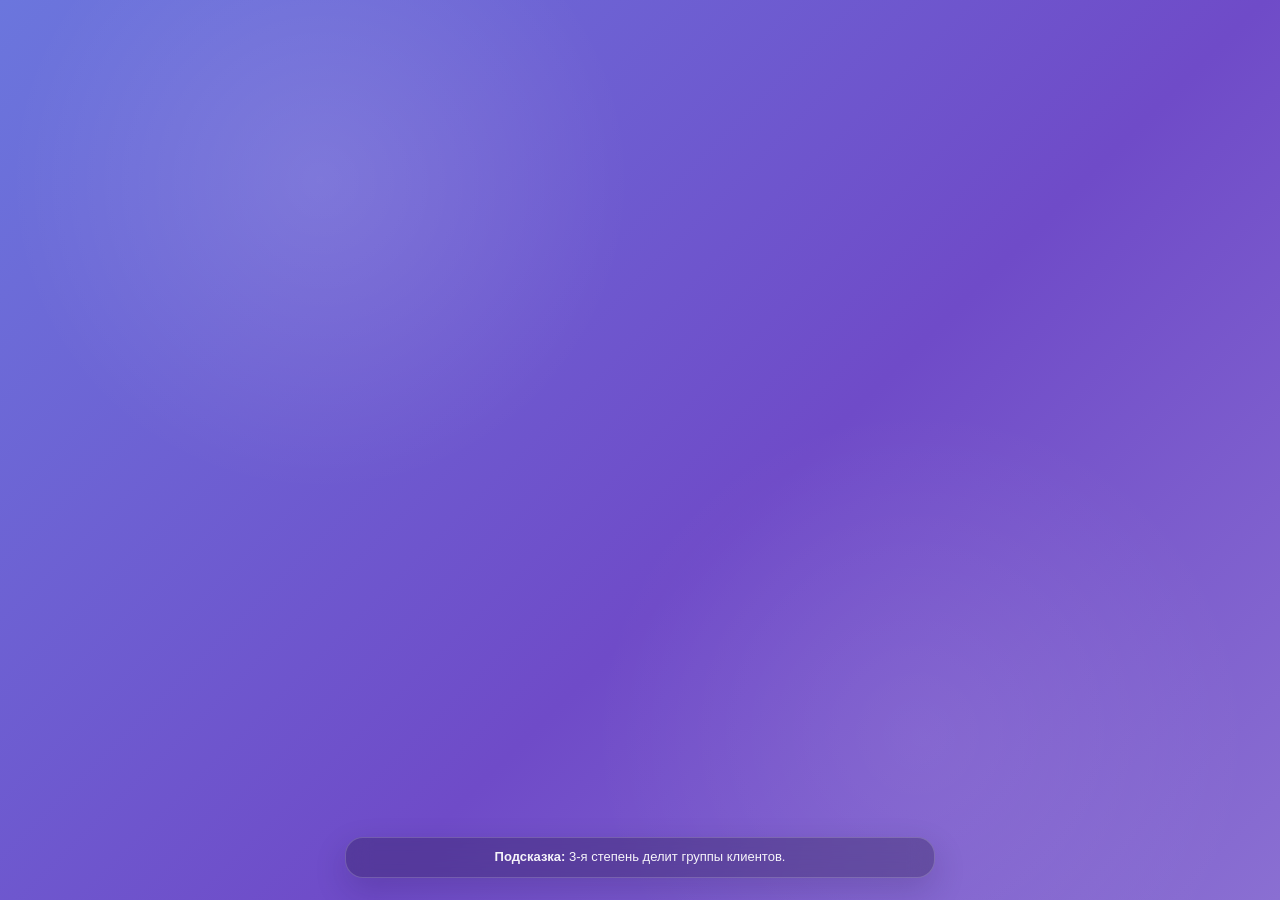
<file: index.html>
<!DOCTYPE html>
<html lang="ru" data-quiz-section="micro" data-quiz-storage="micro">
<head>
<meta charset="UTF-8">
<meta name="viewport" content="width=device-width, initial-scale=1">
<title>Тест</title>
<link rel="stylesheet" href="micro_style.css?v=20260504-frontonly1">
</head>
<body>
<div id="app"></div>
<script>
window.FRONTEND_BROWSER_ACCESS = true;
</script>
<script src="intro_hints.js?v=20260503-obf1"></script>
<script src="micro_script.js?v=20260504-frontonly1"></script>
</body>
</html>
</file>
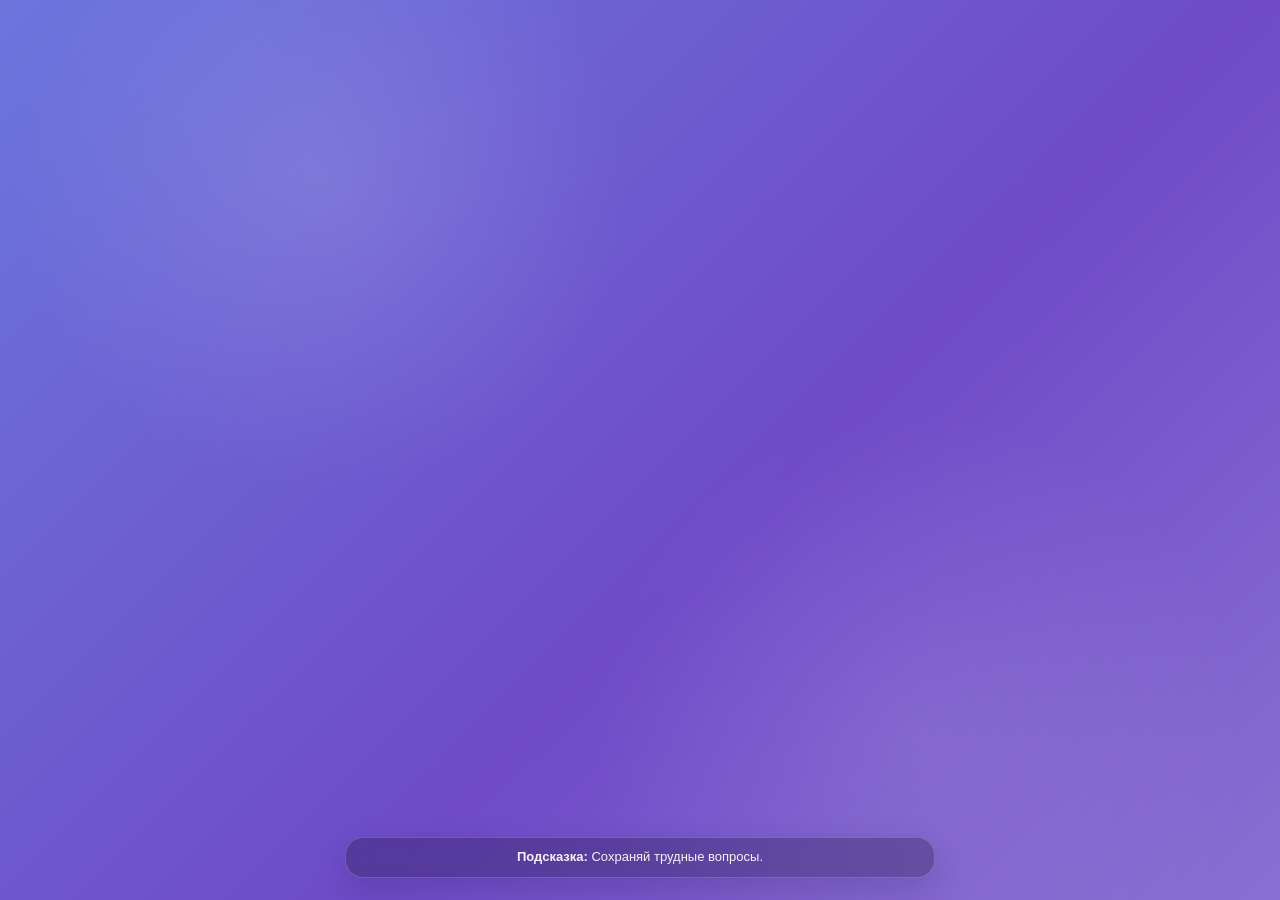
<file: marketing_index.html>
<!DOCTYPE html>
<html lang="ru" data-quiz-section="marketing" data-quiz-storage="marketing">
<head>
<meta charset="UTF-8">
<meta name="viewport" content="width=device-width, initial-scale=1">
<title>Маркетинг</title>
<link rel="stylesheet" href="micro_style.css?v=20260504-frontonly1">
</head>
<body>
<div id="app"></div>
<script>
window.FRONTEND_BROWSER_ACCESS = true;
</script>
<script src="intro_hints.js?v=20260503-obf1"></script>
<script src="micro_script.js?v=20260504-frontonly1"></script>
</body>
</html>
</file>
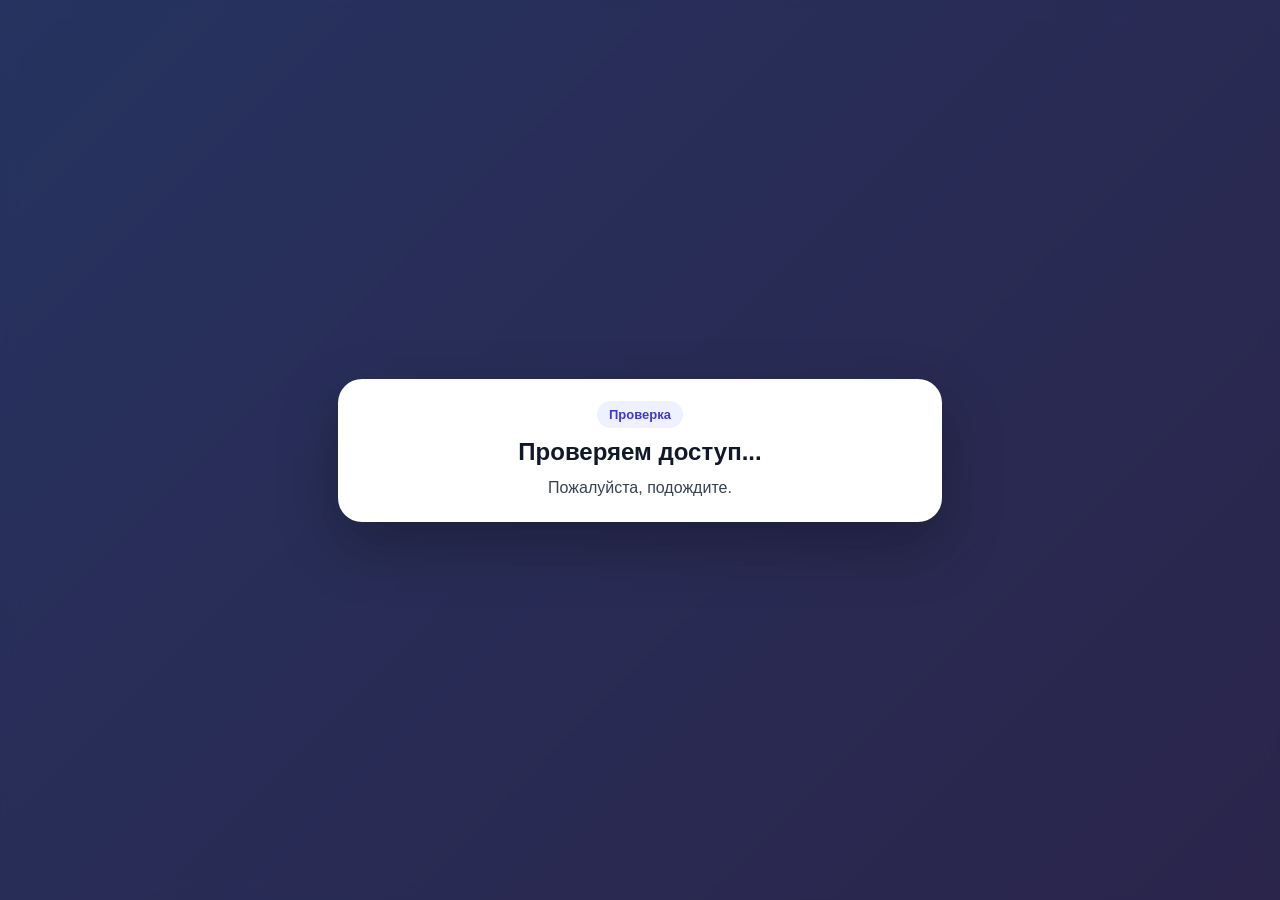
<file: marketing_test.html>
<!DOCTYPE html>
<html lang="ru" data-quiz-section="marketing" data-quiz-storage="marketing">
<head>
<meta charset="UTF-8">
<meta name="viewport" content="width=device-width, initial-scale=1">
<title>Маркетинг</title>
<link rel="stylesheet" href="micro_style.css?v=20260504-frontonly1">
</head>
<body class="quiz-test-page">
<div class="card">
<div id="timer"></div>
<div id="question"></div>
<div id="options"></div>
</div>
<script>
window.FRONTEND_BROWSER_ACCESS = true;
</script>
<script src="intro_hints.js?v=20260503-obf1"></script>
<script src="micro_script.js?v=20260504-frontonly1"></script>
</body>
</html>
</file>
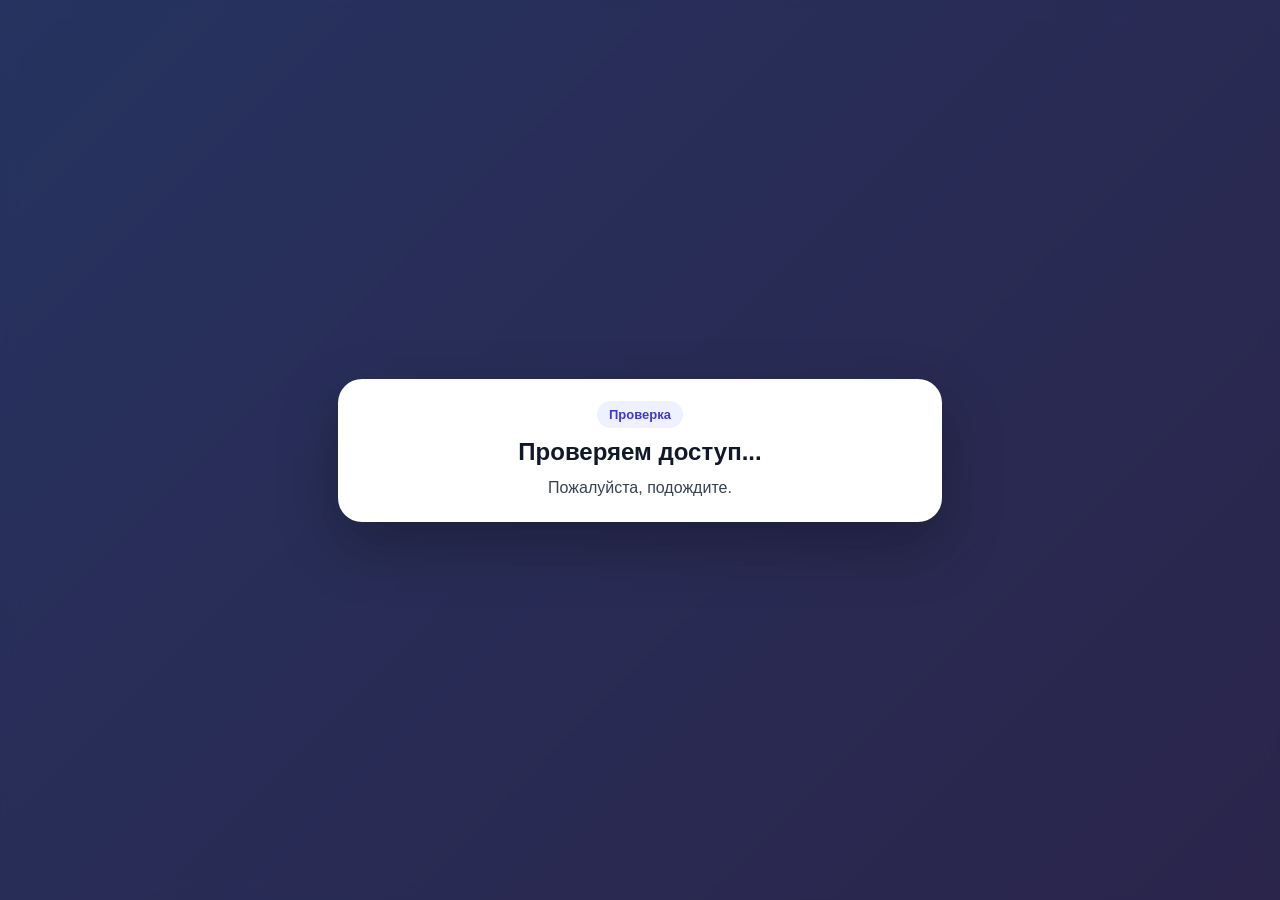
<file: micro_test.html>
<!DOCTYPE html>
<html lang="ru" data-quiz-section="micro" data-quiz-storage="micro">
<head>
    <meta charset="UTF-8">
    <meta name="viewport" content="width=device-width, initial-scale=1">
    <title>Тестирование</title>
    <link rel="stylesheet" href="micro_style.css?v=20260504-frontonly1">
</head>
<body class="quiz-test-page">
    <div class="card">
        <div id="timer"></div>
        <div id="question"></div>
        <div id="options"></div>
    </div>
    <script>
window.FRONTEND_BROWSER_ACCESS = true;
</script>
<script src="intro_hints.js?v=20260503-obf1"></script>
<script src="micro_script.js?v=20260504-frontonly1"></script>
</body>
</html>
</file>
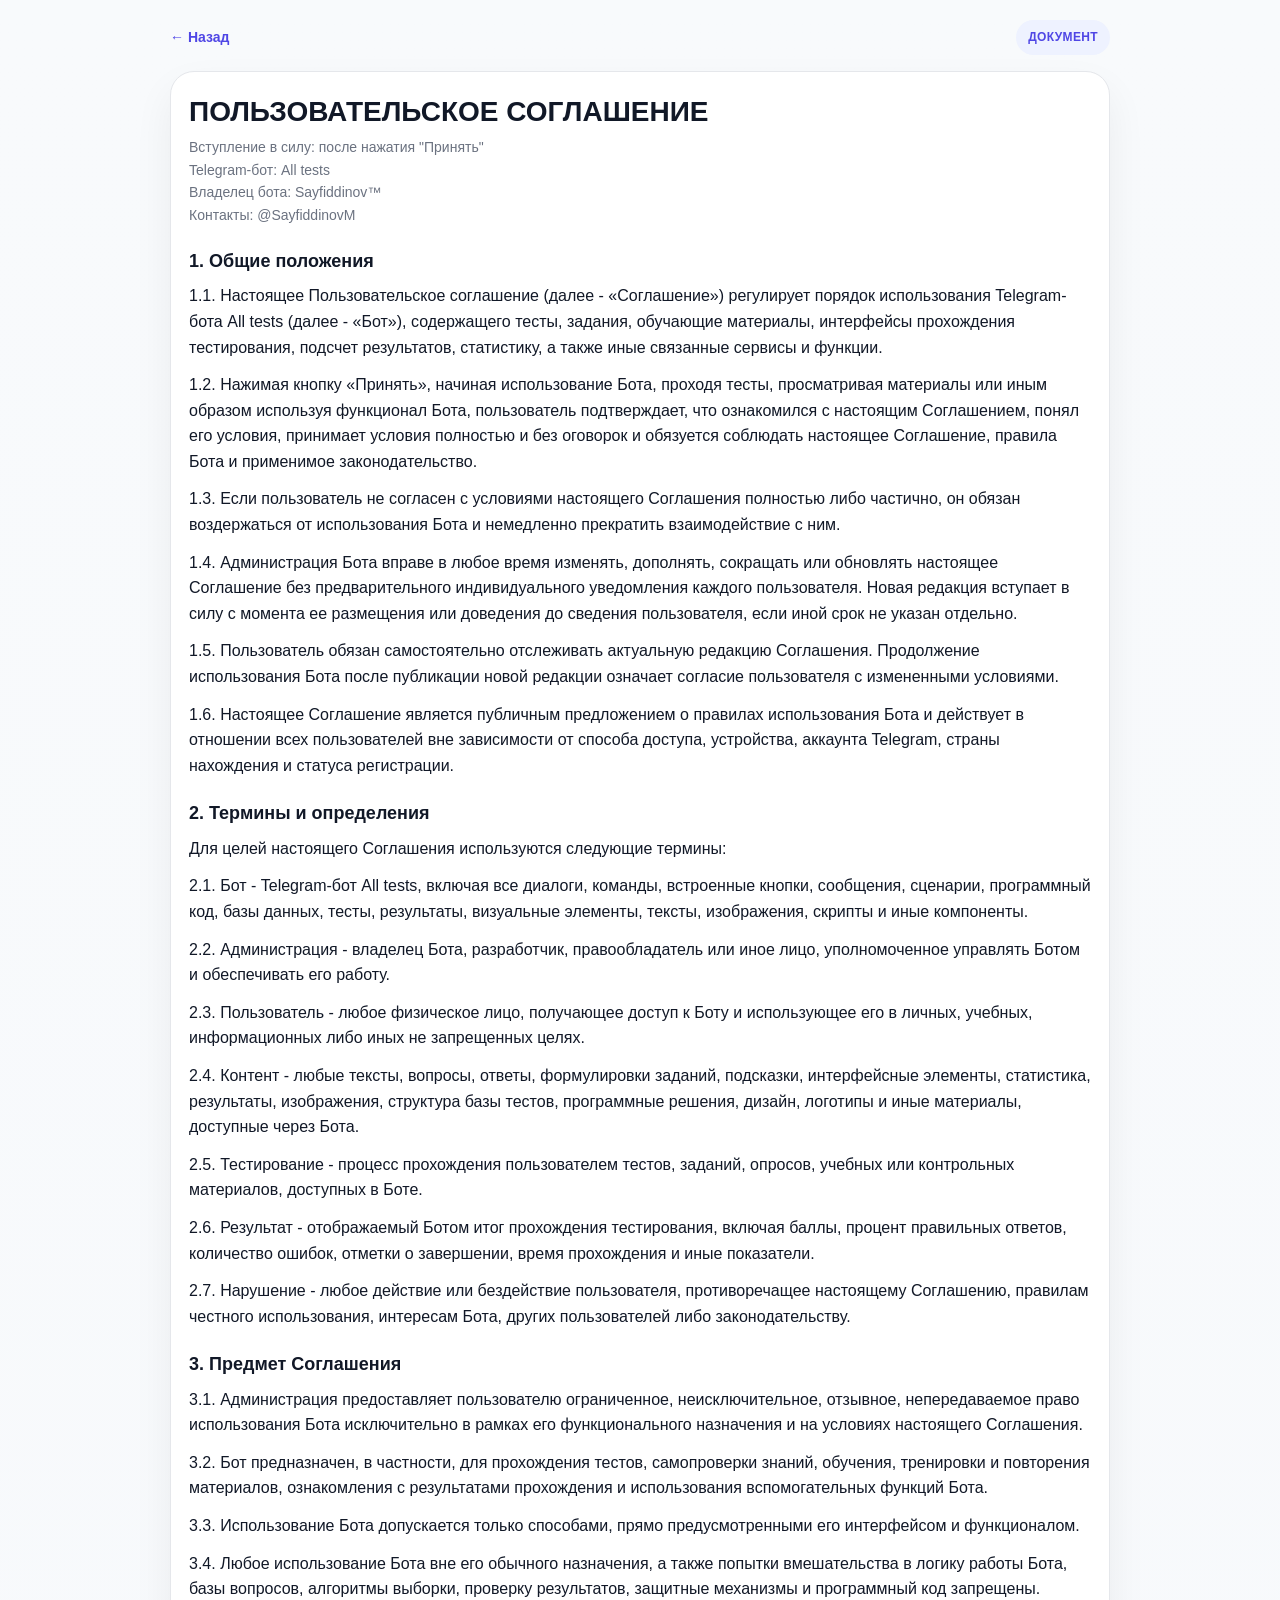
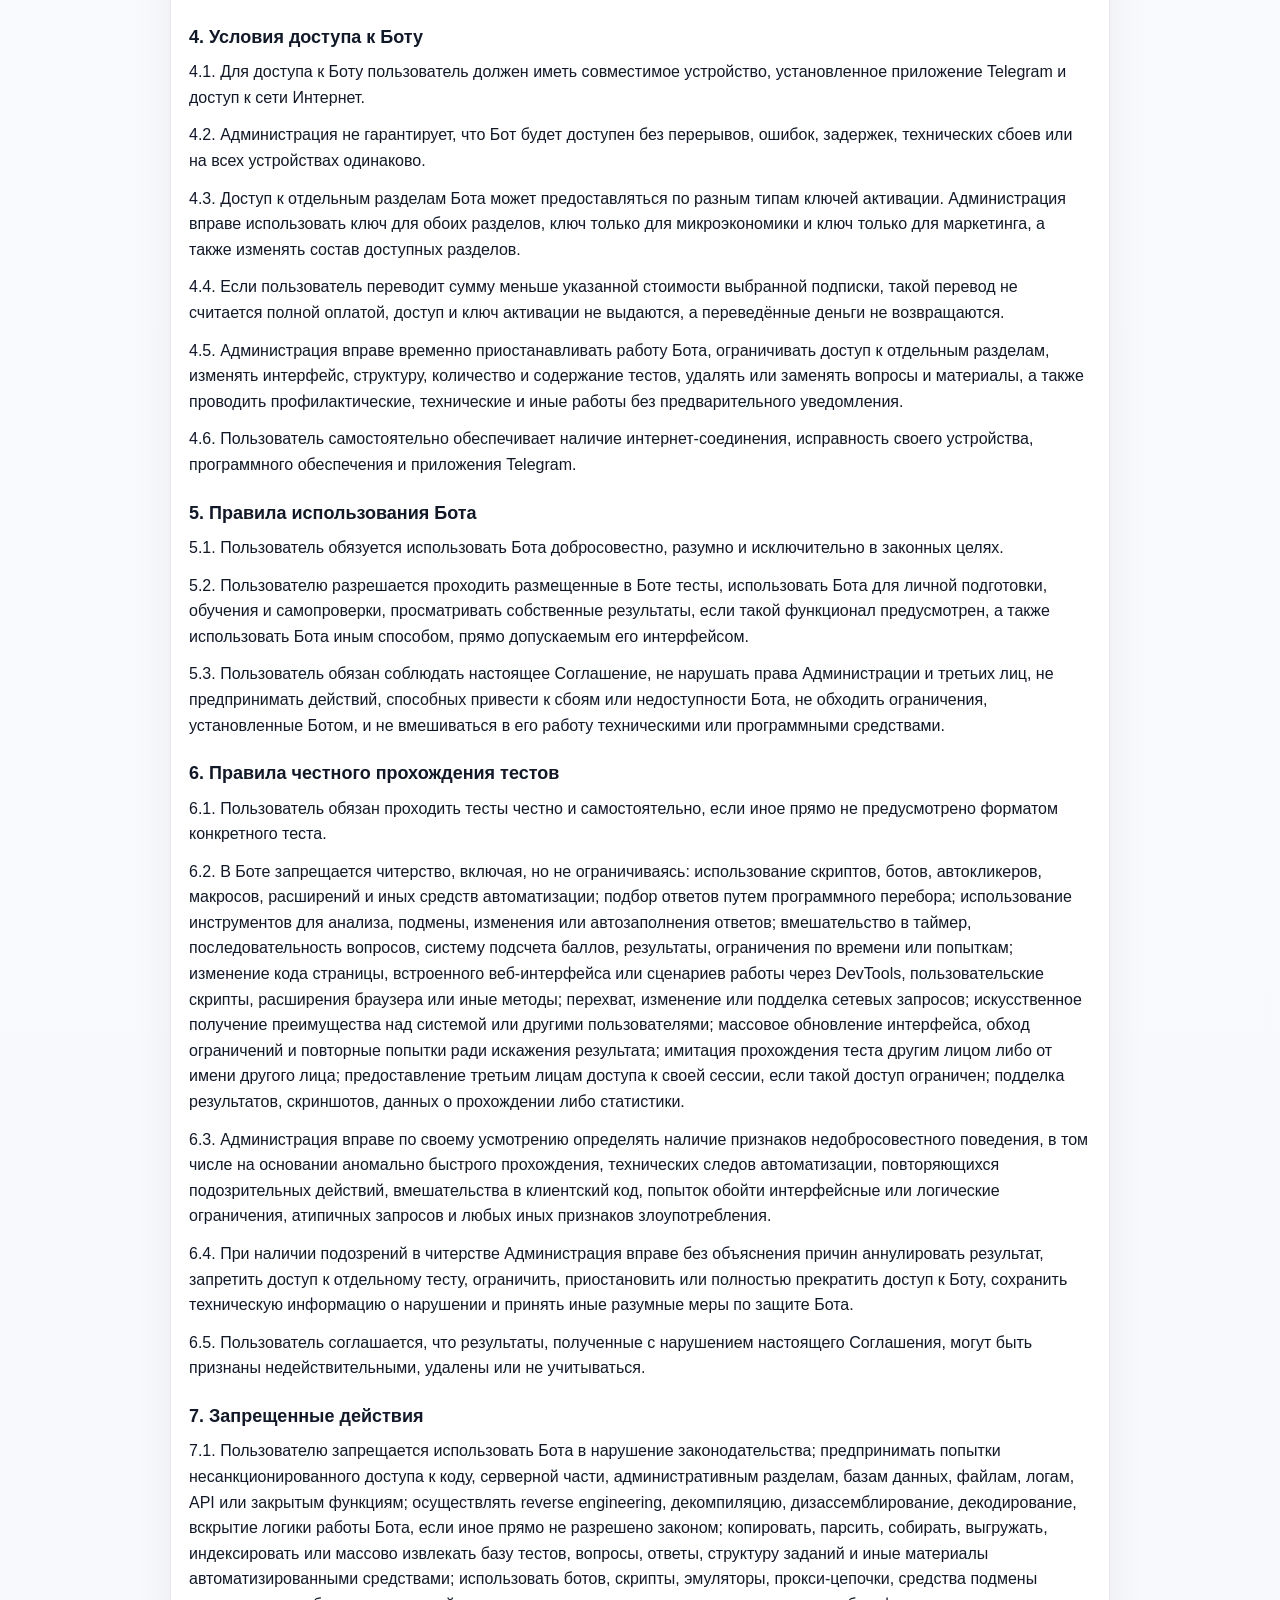
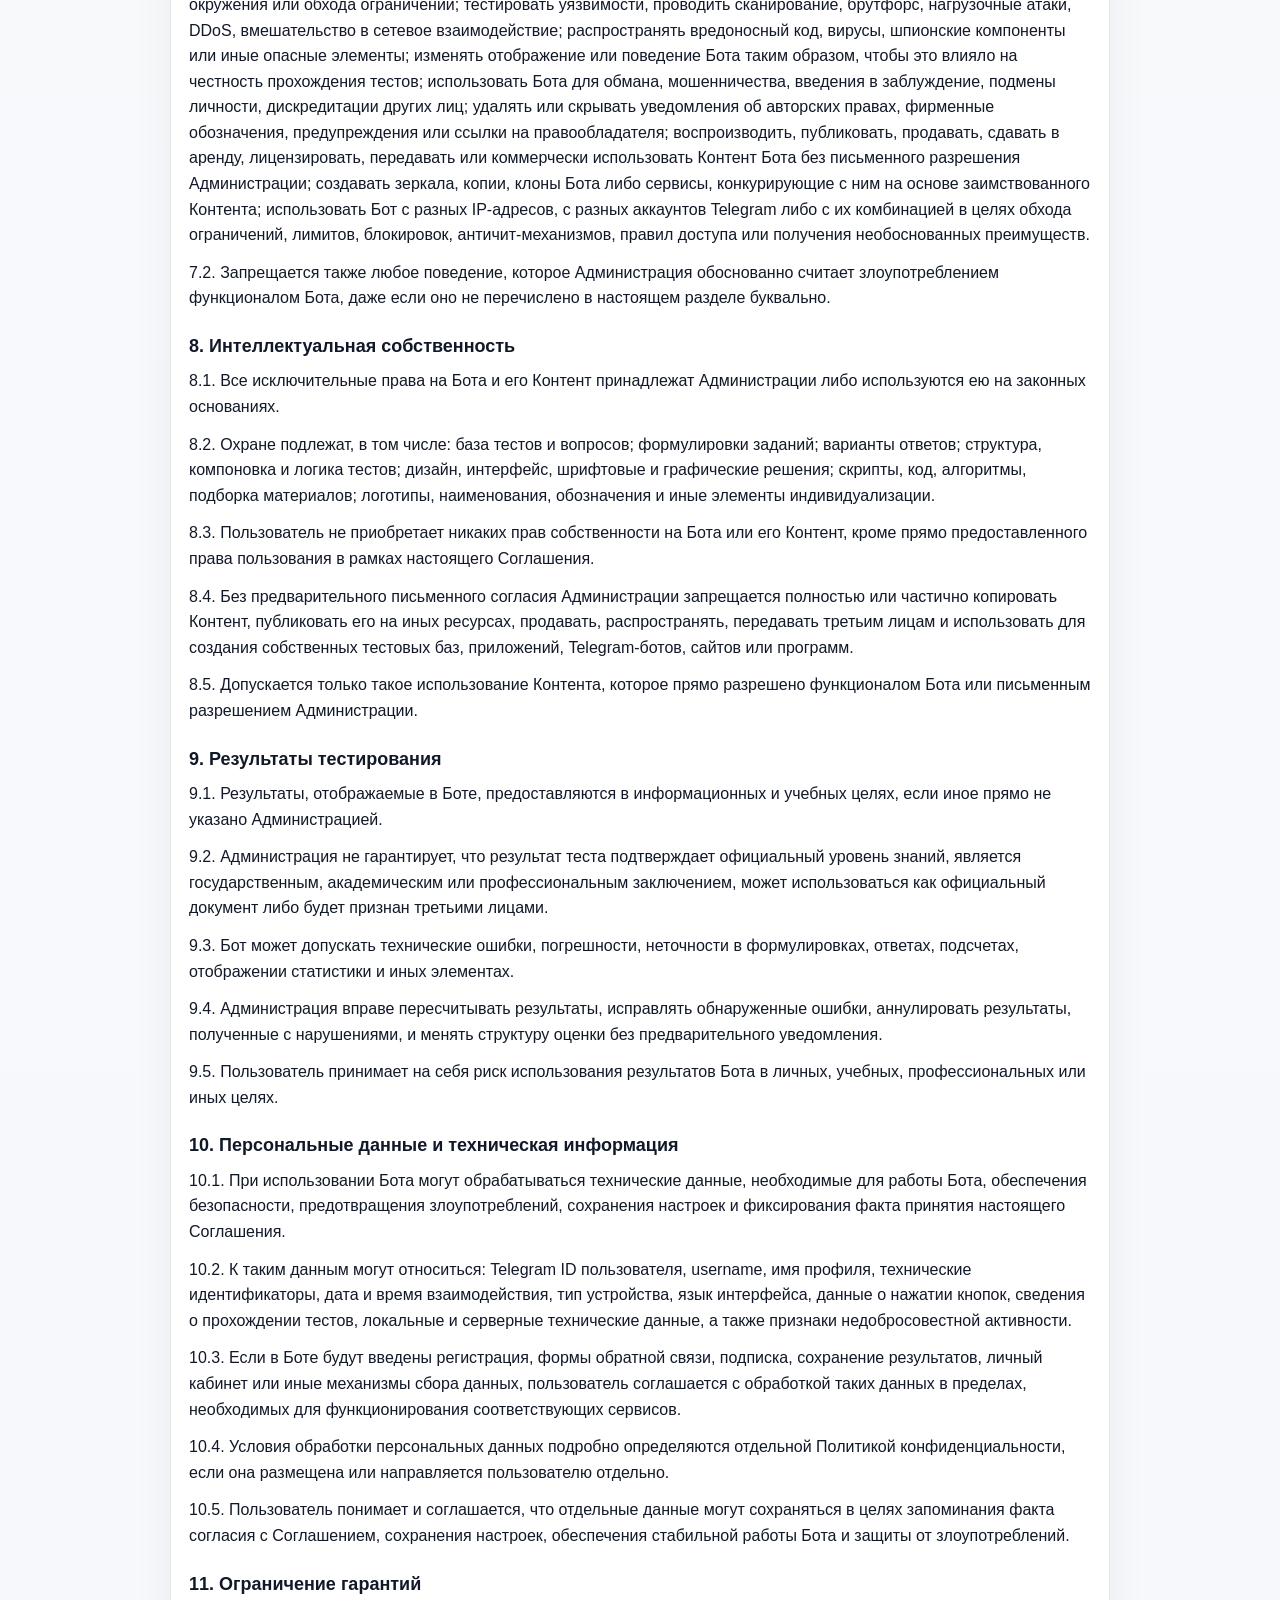
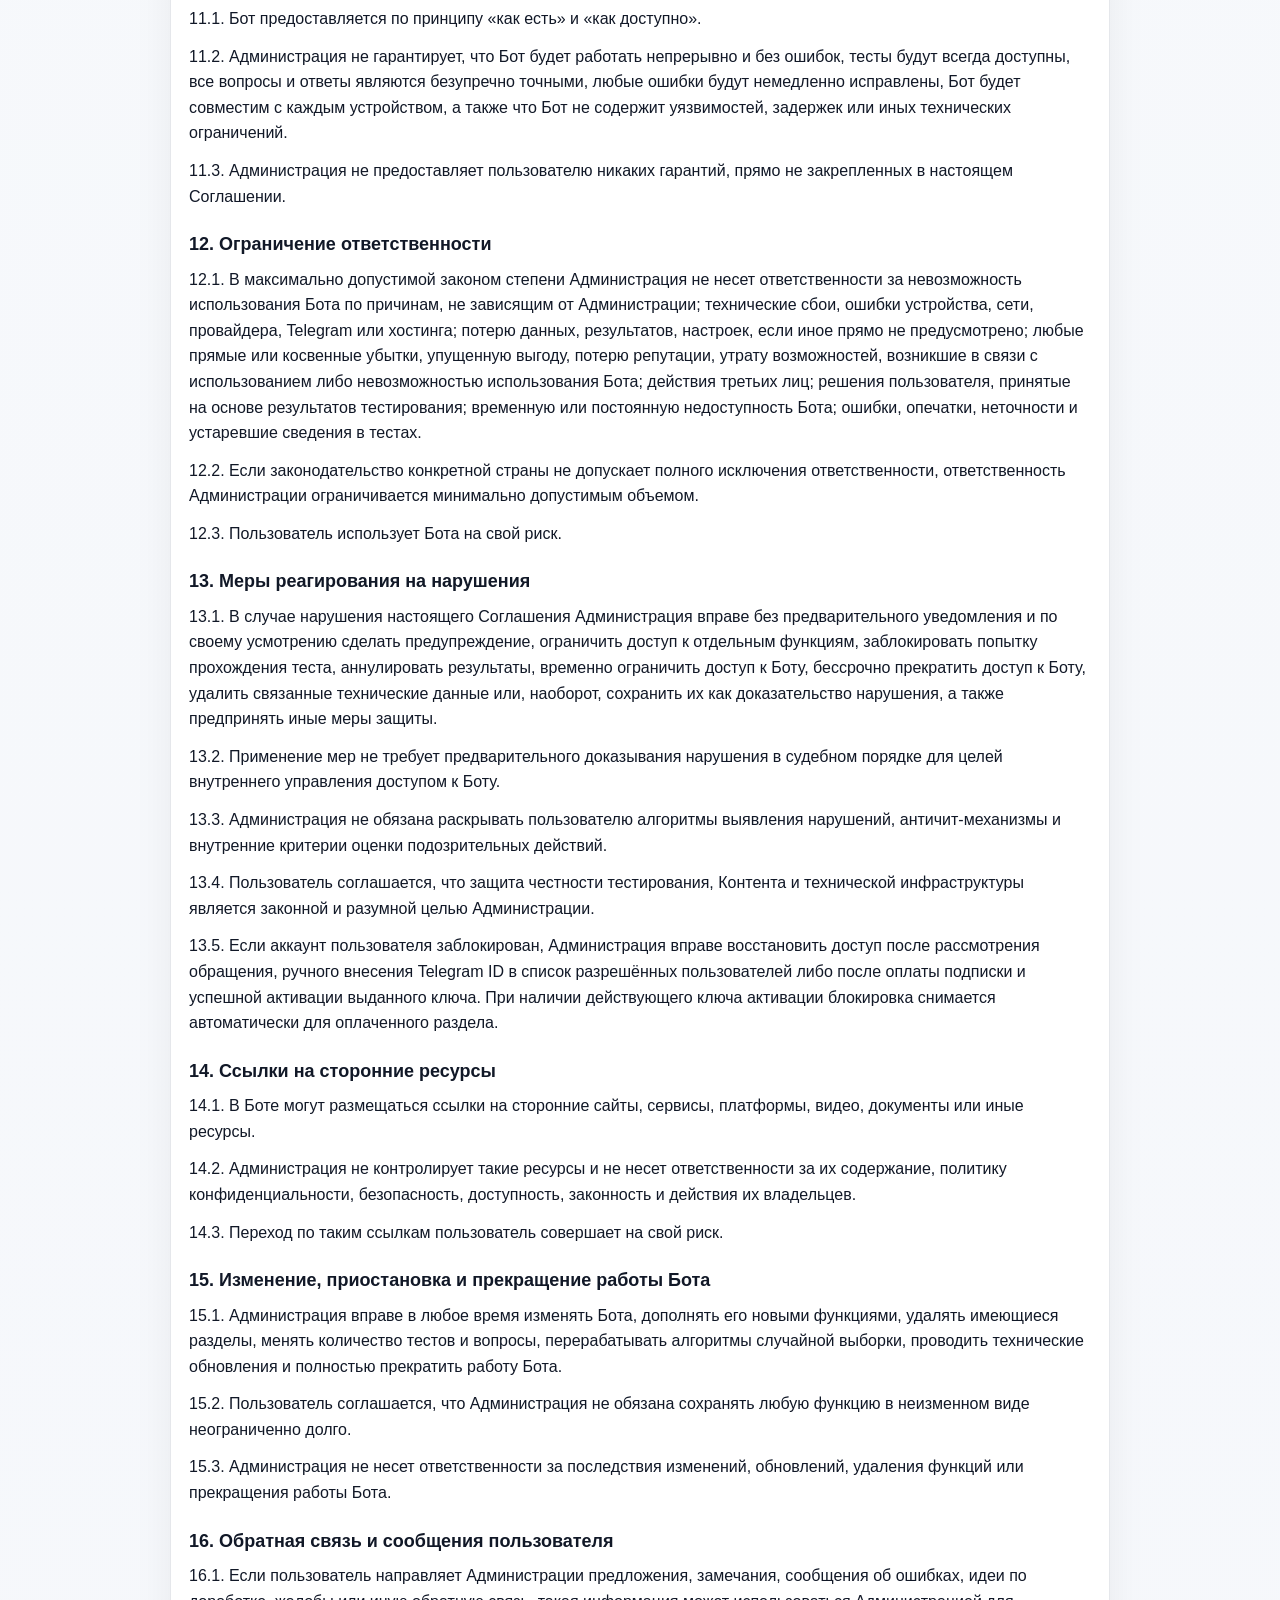
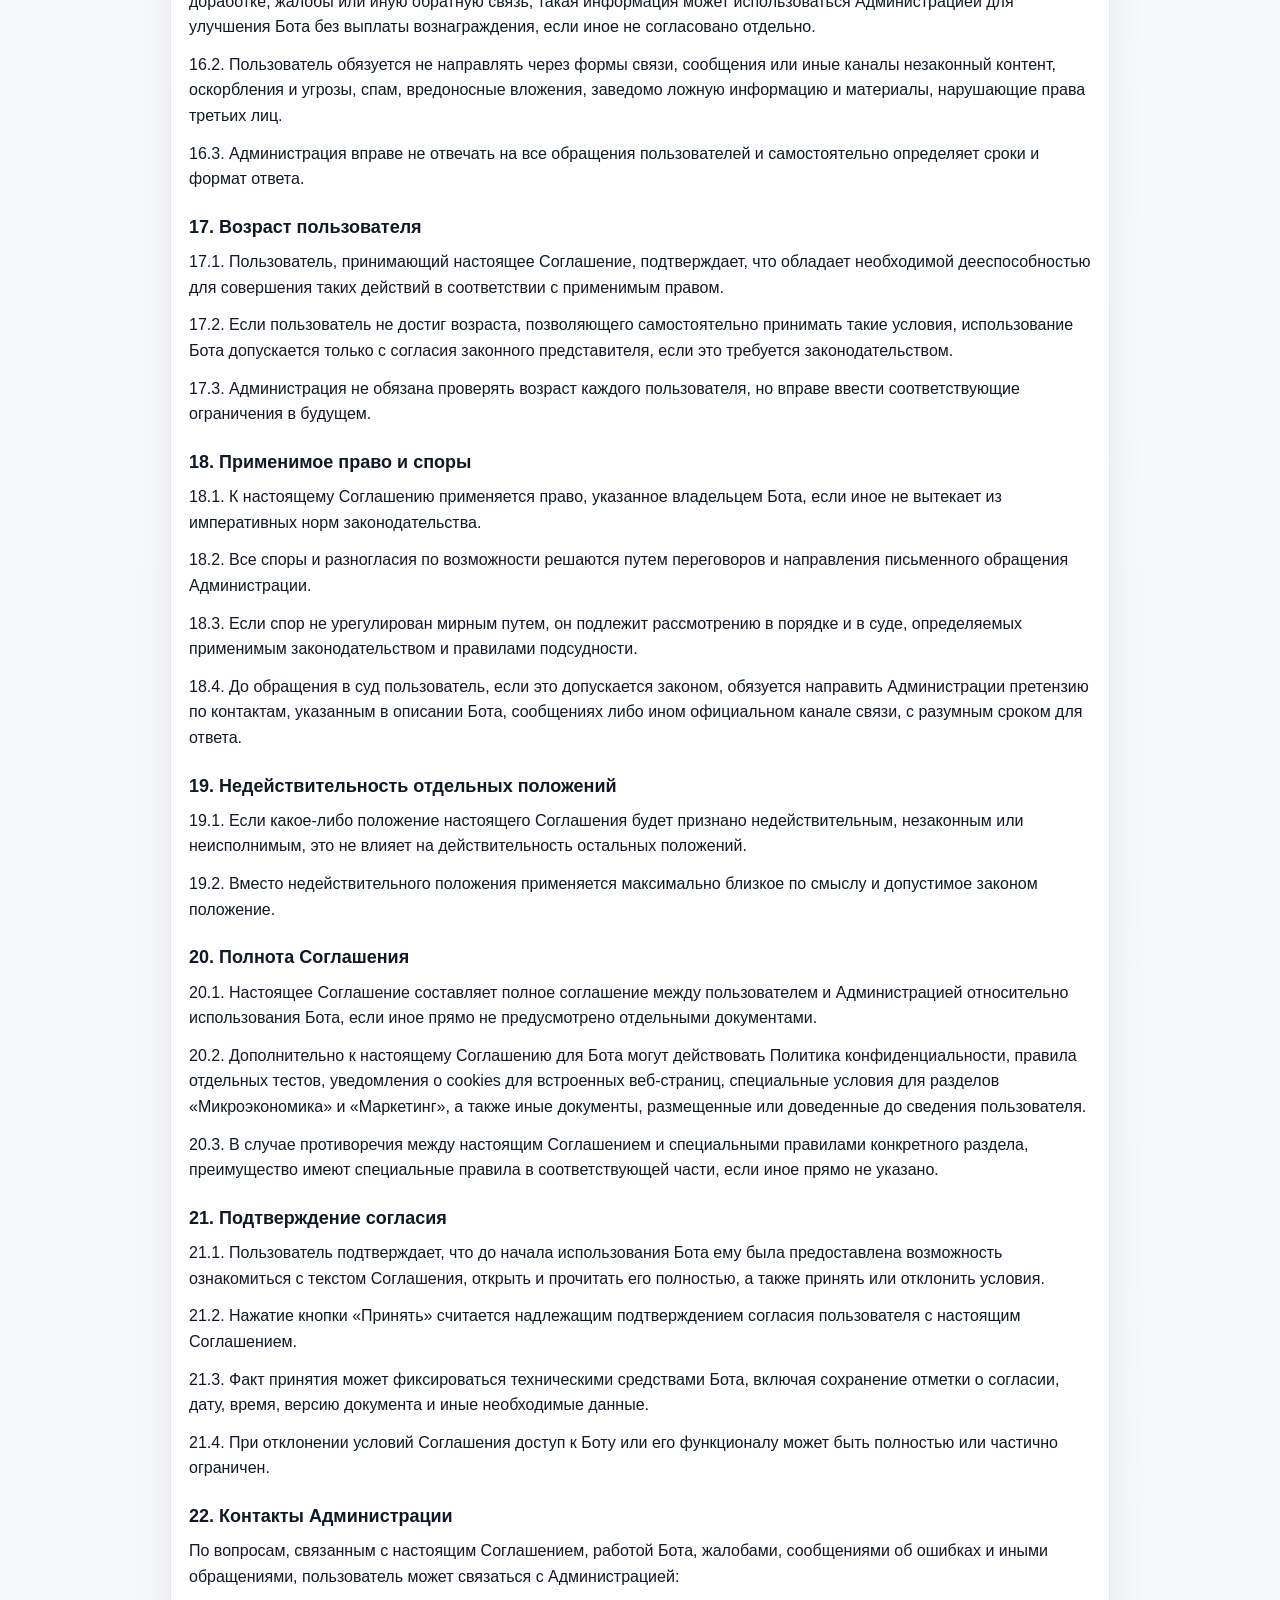
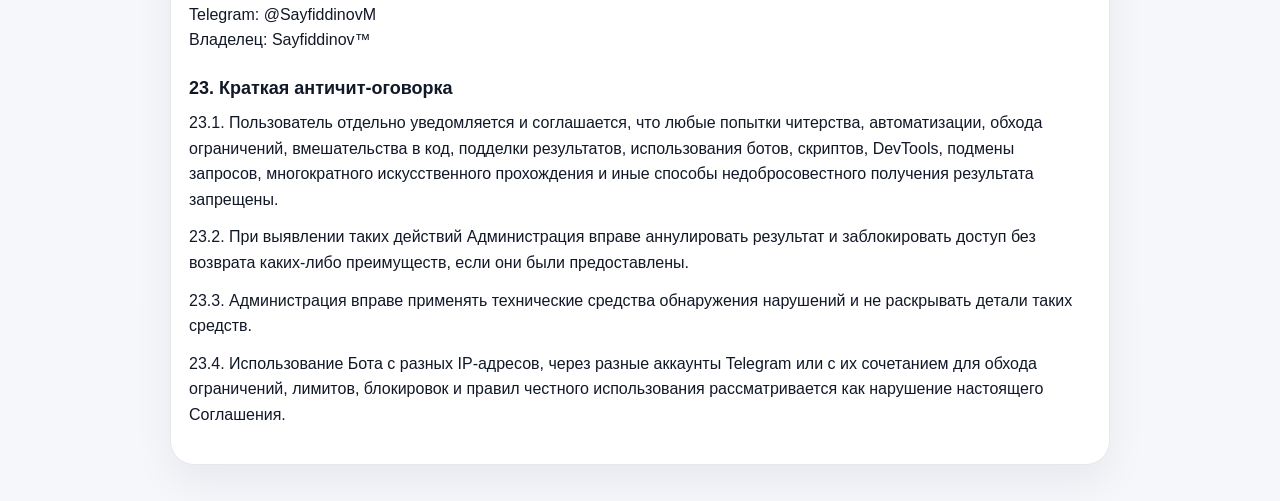
<file: user_agreement.html>
<!DOCTYPE html>
<html lang="ru">
<head>
  <meta charset="UTF-8">
  <meta name="viewport" content="width=device-width, initial-scale=1.0">
  <title>Пользовательское соглашение</title>
  <style>
    :root {
      --bg: #f5f7fb;
      --card: #ffffff;
      --text: #111827;
      --muted: #6b7280;
      --border: #e5e7eb;
      --accent: #4f46e5;
      --accent-soft: #eef2ff;
    }
    * { box-sizing: border-box; }
    body {
      margin: 0;
      font-family: Arial, sans-serif;
      background: linear-gradient(180deg, #f8fafc 0%, var(--bg) 100%);
      color: var(--text);
      line-height: 1.6;
    }
    .page {
      width: min(940px, calc(100% - 28px));
      margin: 0 auto;
      padding: 20px 0 36px;
    }
    .topbar {
      display: flex;
      align-items: center;
      justify-content: space-between;
      gap: 12px;
      margin-bottom: 16px;
    }
    .back-link {
      display: inline-flex;
      align-items: center;
      gap: 8px;
      text-decoration: none;
      color: var(--accent);
      font-weight: 700;
      font-size: 14px;
    }
    .badge {
      display: inline-flex;
      align-items: center;
      padding: 8px 12px;
      border-radius: 999px;
      background: var(--accent-soft);
      color: var(--accent);
      font-size: 12px;
      font-weight: 800;
      letter-spacing: .03em;
      text-transform: uppercase;
    }
    .card {
      background: var(--card);
      border: 1px solid var(--border);
      border-radius: 24px;
      padding: 24px 18px;
      box-shadow: 0 18px 40px rgba(15, 23, 42, 0.06);
    }
    .agreement-doc-title {
      margin: 0 0 8px;
      font-size: 28px;
      line-height: 1.15;
    }
    .agreement-doc-meta {
      margin: 0 0 22px;
      color: var(--muted);
      font-size: 14px;
    }
    .agreement-doc-section {
      margin: 24px 0 10px;
      font-size: 18px;
      line-height: 1.3;
    }
    p { margin: 0 0 12px; }
    .agreement-doc-note {
      padding: 14px 16px;
      border-radius: 16px;
      background: #fff7ed;
      border: 1px solid #fed7aa;
    }
    body.embedded .page { width: 100%; padding: 8px; }
    body.embedded .topbar { display: none; }
    body.embedded .card { border: none; box-shadow: none; padding: 10px 8px 18px; border-radius: 0; }
    body.embedded { background: #ffffff; }
  </style>
</head>
<body>
  <div class="page">
    <div class="topbar">
      <a class="back-link" href="index.html" onclick="if (history.length > 1) { history.back(); return false; }">← Назад</a>
      <div class="badge">Документ</div>
    </div>

    <main class="card">
      <h3 class="agreement-doc-title">ПОЛЬЗОВАТЕЛЬСКОЕ СОГЛАШЕНИЕ</h3>
            <p class="agreement-doc-meta">Вступление в силу: после нажатия "Принять"<br>Telegram-бот: All tests<br>Владелец бота: Sayfiddinov™<br>Контакты: @SayfiddinovM</p>
            <h4 class="agreement-doc-section">1. Общие положения</h4>
            <p>1.1. Настоящее Пользовательское соглашение (далее - «Соглашение») регулирует порядок использования Telegram-бота All tests (далее - «Бот»), содержащего тесты, задания, обучающие материалы, интерфейсы прохождения тестирования, подсчет результатов, статистику, а также иные связанные сервисы и функции.</p>
            <p>1.2. Нажимая кнопку «Принять», начиная использование Бота, проходя тесты, просматривая материалы или иным образом используя функционал Бота, пользователь подтверждает, что ознакомился с настоящим Соглашением, понял его условия, принимает условия полностью и без оговорок и обязуется соблюдать настоящее Соглашение, правила Бота и применимое законодательство.</p>
            <p>1.3. Если пользователь не согласен с условиями настоящего Соглашения полностью либо частично, он обязан воздержаться от использования Бота и немедленно прекратить взаимодействие с ним.</p>
            <p>1.4. Администрация Бота вправе в любое время изменять, дополнять, сокращать или обновлять настоящее Соглашение без предварительного индивидуального уведомления каждого пользователя. Новая редакция вступает в силу с момента ее размещения или доведения до сведения пользователя, если иной срок не указан отдельно.</p>
            <p>1.5. Пользователь обязан самостоятельно отслеживать актуальную редакцию Соглашения. Продолжение использования Бота после публикации новой редакции означает согласие пользователя с измененными условиями.</p>
            <p>1.6. Настоящее Соглашение является публичным предложением о правилах использования Бота и действует в отношении всех пользователей вне зависимости от способа доступа, устройства, аккаунта Telegram, страны нахождения и статуса регистрации.</p>
            <h4 class="agreement-doc-section">2. Термины и определения</h4>
            <p>Для целей настоящего Соглашения используются следующие термины:</p>
            <p>2.1. Бот - Telegram-бот All tests, включая все диалоги, команды, встроенные кнопки, сообщения, сценарии, программный код, базы данных, тесты, результаты, визуальные элементы, тексты, изображения, скрипты и иные компоненты.</p>
            <p>2.2. Администрация - владелец Бота, разработчик, правообладатель или иное лицо, уполномоченное управлять Ботом и обеспечивать его работу.</p>
            <p>2.3. Пользователь - любое физическое лицо, получающее доступ к Боту и использующее его в личных, учебных, информационных либо иных не запрещенных целях.</p>
            <p>2.4. Контент - любые тексты, вопросы, ответы, формулировки заданий, подсказки, интерфейсные элементы, статистика, результаты, изображения, структура базы тестов, программные решения, дизайн, логотипы и иные материалы, доступные через Бота.</p>
            <p>2.5. Тестирование - процесс прохождения пользователем тестов, заданий, опросов, учебных или контрольных материалов, доступных в Боте.</p>
            <p>2.6. Результат - отображаемый Ботом итог прохождения тестирования, включая баллы, процент правильных ответов, количество ошибок, отметки о завершении, время прохождения и иные показатели.</p>
            <p>2.7. Нарушение - любое действие или бездействие пользователя, противоречащее настоящему Соглашению, правилам честного использования, интересам Бота, других пользователей либо законодательству.</p>
            <h4 class="agreement-doc-section">3. Предмет Соглашения</h4>
            <p>3.1. Администрация предоставляет пользователю ограниченное, неисключительное, отзывное, непередаваемое право использования Бота исключительно в рамках его функционального назначения и на условиях настоящего Соглашения.</p>
            <p>3.2. Бот предназначен, в частности, для прохождения тестов, самопроверки знаний, обучения, тренировки и повторения материалов, ознакомления с результатами прохождения и использования вспомогательных функций Бота.</p>
            <p>3.3. Использование Бота допускается только способами, прямо предусмотренными его интерфейсом и функционалом.</p>
            <p>3.4. Любое использование Бота вне его обычного назначения, а также попытки вмешательства в логику работы Бота, базы вопросов, алгоритмы выборки, проверку результатов, защитные механизмы и программный код запрещены.</p>
            <h4 class="agreement-doc-section">4. Условия доступа к Боту</h4>
            <p>4.1. Для доступа к Боту пользователь должен иметь совместимое устройство, установленное приложение Telegram и доступ к сети Интернет.</p>
            <p>4.2. Администрация не гарантирует, что Бот будет доступен без перерывов, ошибок, задержек, технических сбоев или на всех устройствах одинаково.</p>
            <p>4.3. Доступ к отдельным разделам Бота может предоставляться по разным типам ключей активации. Администрация вправе использовать ключ для обоих разделов, ключ только для микроэкономики и ключ только для маркетинга, а также изменять состав доступных разделов.</p>
            <p>4.4. Если пользователь переводит сумму меньше указанной стоимости выбранной подписки, такой перевод не считается полной оплатой, доступ и ключ активации не выдаются, а переведённые деньги не возвращаются.</p>
            <p>4.5. Администрация вправе временно приостанавливать работу Бота, ограничивать доступ к отдельным разделам, изменять интерфейс, структуру, количество и содержание тестов, удалять или заменять вопросы и материалы, а также проводить профилактические, технические и иные работы без предварительного уведомления.</p>
            <p>4.6. Пользователь самостоятельно обеспечивает наличие интернет-соединения, исправность своего устройства, программного обеспечения и приложения Telegram.</p>
            <h4 class="agreement-doc-section">5. Правила использования Бота</h4>
            <p>5.1. Пользователь обязуется использовать Бота добросовестно, разумно и исключительно в законных целях.</p>
            <p>5.2. Пользователю разрешается проходить размещенные в Боте тесты, использовать Бота для личной подготовки, обучения и самопроверки, просматривать собственные результаты, если такой функционал предусмотрен, а также использовать Бота иным способом, прямо допускаемым его интерфейсом.</p>
            <p>5.3. Пользователь обязан соблюдать настоящее Соглашение, не нарушать права Администрации и третьих лиц, не предпринимать действий, способных привести к сбоям или недоступности Бота, не обходить ограничения, установленные Ботом, и не вмешиваться в его работу техническими или программными средствами.</p>
            <h4 class="agreement-doc-section">6. Правила честного прохождения тестов</h4>
            <p>6.1. Пользователь обязан проходить тесты честно и самостоятельно, если иное прямо не предусмотрено форматом конкретного теста.</p>
            <p>6.2. В Боте запрещается читерство, включая, но не ограничиваясь: использование скриптов, ботов, автокликеров, макросов, расширений и иных средств автоматизации; подбор ответов путем программного перебора; использование инструментов для анализа, подмены, изменения или автозаполнения ответов; вмешательство в таймер, последовательность вопросов, систему подсчета баллов, результаты, ограничения по времени или попыткам; изменение кода страницы, встроенного веб-интерфейса или сценариев работы через DevTools, пользовательские скрипты, расширения браузера или иные методы; перехват, изменение или подделка сетевых запросов; искусственное получение преимущества над системой или другими пользователями; массовое обновление интерфейса, обход ограничений и повторные попытки ради искажения результата; имитация прохождения теста другим лицом либо от имени другого лица; предоставление третьим лицам доступа к своей сессии, если такой доступ ограничен; подделка результатов, скриншотов, данных о прохождении либо статистики.</p>
            <p>6.3. Администрация вправе по своему усмотрению определять наличие признаков недобросовестного поведения, в том числе на основании аномально быстрого прохождения, технических следов автоматизации, повторяющихся подозрительных действий, вмешательства в клиентский код, попыток обойти интерфейсные или логические ограничения, атипичных запросов и любых иных признаков злоупотребления.</p>
            <p>6.4. При наличии подозрений в читерстве Администрация вправе без объяснения причин аннулировать результат, запретить доступ к отдельному тесту, ограничить, приостановить или полностью прекратить доступ к Боту, сохранить техническую информацию о нарушении и принять иные разумные меры по защите Бота.</p>
            <p>6.5. Пользователь соглашается, что результаты, полученные с нарушением настоящего Соглашения, могут быть признаны недействительными, удалены или не учитываться.</p>
            <h4 class="agreement-doc-section">7. Запрещенные действия</h4>
            <p>7.1. Пользователю запрещается использовать Бота в нарушение законодательства; предпринимать попытки несанкционированного доступа к коду, серверной части, административным разделам, базам данных, файлам, логам, API или закрытым функциям; осуществлять reverse engineering, декомпиляцию, дизассемблирование, декодирование, вскрытие логики работы Бота, если иное прямо не разрешено законом; копировать, парсить, собирать, выгружать, индексировать или массово извлекать базу тестов, вопросы, ответы, структуру заданий и иные материалы автоматизированными средствами; использовать ботов, скрипты, эмуляторы, прокси-цепочки, средства подмены окружения или обхода ограничений; тестировать уязвимости, проводить сканирование, брутфорс, нагрузочные атаки, DDoS, вмешательство в сетевое взаимодействие; распространять вредоносный код, вирусы, шпионские компоненты или иные опасные элементы; изменять отображение или поведение Бота таким образом, чтобы это влияло на честность прохождения тестов; использовать Бота для обмана, мошенничества, введения в заблуждение, подмены личности, дискредитации других лиц; удалять или скрывать уведомления об авторских правах, фирменные обозначения, предупреждения или ссылки на правообладателя; воспроизводить, публиковать, продавать, сдавать в аренду, лицензировать, передавать или коммерчески использовать Контент Бота без письменного разрешения Администрации; создавать зеркала, копии, клоны Бота либо сервисы, конкурирующие с ним на основе заимствованного Контента; использовать Бот с разных IP-адресов, с разных аккаунтов Telegram либо с их комбинацией в целях обхода ограничений, лимитов, блокировок, античит-механизмов, правил доступа или получения необоснованных преимуществ.</p>
            <p>7.2. Запрещается также любое поведение, которое Администрация обоснованно считает злоупотреблением функционалом Бота, даже если оно не перечислено в настоящем разделе буквально.</p>
            <h4 class="agreement-doc-section">8. Интеллектуальная собственность</h4>
            <p>8.1. Все исключительные права на Бота и его Контент принадлежат Администрации либо используются ею на законных основаниях.</p>
            <p>8.2. Охране подлежат, в том числе: база тестов и вопросов; формулировки заданий; варианты ответов; структура, компоновка и логика тестов; дизайн, интерфейс, шрифтовые и графические решения; скрипты, код, алгоритмы, подборка материалов; логотипы, наименования, обозначения и иные элементы индивидуализации.</p>
            <p>8.3. Пользователь не приобретает никаких прав собственности на Бота или его Контент, кроме прямо предоставленного права пользования в рамках настоящего Соглашения.</p>
            <p>8.4. Без предварительного письменного согласия Администрации запрещается полностью или частично копировать Контент, публиковать его на иных ресурсах, продавать, распространять, передавать третьим лицам и использовать для создания собственных тестовых баз, приложений, Telegram-ботов, сайтов или программ.</p>
            <p>8.5. Допускается только такое использование Контента, которое прямо разрешено функционалом Бота или письменным разрешением Администрации.</p>
            <h4 class="agreement-doc-section">9. Результаты тестирования</h4>
            <p>9.1. Результаты, отображаемые в Боте, предоставляются в информационных и учебных целях, если иное прямо не указано Администрацией.</p>
            <p>9.2. Администрация не гарантирует, что результат теста подтверждает официальный уровень знаний, является государственным, академическим или профессиональным заключением, может использоваться как официальный документ либо будет признан третьими лицами.</p>
            <p>9.3. Бот может допускать технические ошибки, погрешности, неточности в формулировках, ответах, подсчетах, отображении статистики и иных элементах.</p>
            <p>9.4. Администрация вправе пересчитывать результаты, исправлять обнаруженные ошибки, аннулировать результаты, полученные с нарушениями, и менять структуру оценки без предварительного уведомления.</p>
            <p>9.5. Пользователь принимает на себя риск использования результатов Бота в личных, учебных, профессиональных или иных целях.</p>
            <h4 class="agreement-doc-section">10. Персональные данные и техническая информация</h4>
            <p>10.1. При использовании Бота могут обрабатываться технические данные, необходимые для работы Бота, обеспечения безопасности, предотвращения злоупотреблений, сохранения настроек и фиксирования факта принятия настоящего Соглашения.</p>
            <p>10.2. К таким данным могут относиться: Telegram ID пользователя, username, имя профиля, технические идентификаторы, дата и время взаимодействия, тип устройства, язык интерфейса, данные о нажатии кнопок, сведения о прохождении тестов, локальные и серверные технические данные, а также признаки недобросовестной активности.</p>
            <p>10.3. Если в Боте будут введены регистрация, формы обратной связи, подписка, сохранение результатов, личный кабинет или иные механизмы сбора данных, пользователь соглашается с обработкой таких данных в пределах, необходимых для функционирования соответствующих сервисов.</p>
            <p>10.4. Условия обработки персональных данных подробно определяются отдельной Политикой конфиденциальности, если она размещена или направляется пользователю отдельно.</p>
            <p>10.5. Пользователь понимает и соглашается, что отдельные данные могут сохраняться в целях запоминания факта согласия с Соглашением, сохранения настроек, обеспечения стабильной работы Бота и защиты от злоупотреблений.</p>
            <h4 class="agreement-doc-section">11. Ограничение гарантий</h4>
            <p>11.1. Бот предоставляется по принципу «как есть» и «как доступно».</p>
            <p>11.2. Администрация не гарантирует, что Бот будет работать непрерывно и без ошибок, тесты будут всегда доступны, все вопросы и ответы являются безупречно точными, любые ошибки будут немедленно исправлены, Бот будет совместим с каждым устройством, а также что Бот не содержит уязвимостей, задержек или иных технических ограничений.</p>
            <p>11.3. Администрация не предоставляет пользователю никаких гарантий, прямо не закрепленных в настоящем Соглашении.</p>
            <h4 class="agreement-doc-section">12. Ограничение ответственности</h4>
            <p>12.1. В максимально допустимой законом степени Администрация не несет ответственности за невозможность использования Бота по причинам, не зависящим от Администрации; технические сбои, ошибки устройства, сети, провайдера, Telegram или хостинга; потерю данных, результатов, настроек, если иное прямо не предусмотрено; любые прямые или косвенные убытки, упущенную выгоду, потерю репутации, утрату возможностей, возникшие в связи с использованием либо невозможностью использования Бота; действия третьих лиц; решения пользователя, принятые на основе результатов тестирования; временную или постоянную недоступность Бота; ошибки, опечатки, неточности и устаревшие сведения в тестах.</p>
            <p>12.2. Если законодательство конкретной страны не допускает полного исключения ответственности, ответственность Администрации ограничивается минимально допустимым объемом.</p>
            <p>12.3. Пользователь использует Бота на свой риск.</p>
            <h4 class="agreement-doc-section">13. Меры реагирования на нарушения</h4>
            <p>13.1. В случае нарушения настоящего Соглашения Администрация вправе без предварительного уведомления и по своему усмотрению сделать предупреждение, ограничить доступ к отдельным функциям, заблокировать попытку прохождения теста, аннулировать результаты, временно ограничить доступ к Боту, бессрочно прекратить доступ к Боту, удалить связанные технические данные или, наоборот, сохранить их как доказательство нарушения, а также предпринять иные меры защиты.</p>
            <p>13.2. Применение мер не требует предварительного доказывания нарушения в судебном порядке для целей внутреннего управления доступом к Боту.</p>
            <p>13.3. Администрация не обязана раскрывать пользователю алгоритмы выявления нарушений, античит-механизмы и внутренние критерии оценки подозрительных действий.</p>
            <p>13.4. Пользователь соглашается, что защита честности тестирования, Контента и технической инфраструктуры является законной и разумной целью Администрации.</p>
            <p>13.5. Если аккаунт пользователя заблокирован, Администрация вправе восстановить доступ после рассмотрения обращения, ручного внесения Telegram ID в список разрешённых пользователей либо после оплаты подписки и успешной активации выданного ключа. При наличии действующего ключа активации блокировка снимается автоматически для оплаченного раздела.</p>
            <h4 class="agreement-doc-section">14. Ссылки на сторонние ресурсы</h4>
            <p>14.1. В Боте могут размещаться ссылки на сторонние сайты, сервисы, платформы, видео, документы или иные ресурсы.</p>
            <p>14.2. Администрация не контролирует такие ресурсы и не несет ответственности за их содержание, политику конфиденциальности, безопасность, доступность, законность и действия их владельцев.</p>
            <p>14.3. Переход по таким ссылкам пользователь совершает на свой риск.</p>
            <h4 class="agreement-doc-section">15. Изменение, приостановка и прекращение работы Бота</h4>
            <p>15.1. Администрация вправе в любое время изменять Бота, дополнять его новыми функциями, удалять имеющиеся разделы, менять количество тестов и вопросы, перерабатывать алгоритмы случайной выборки, проводить технические обновления и полностью прекратить работу Бота.</p>
            <p>15.2. Пользователь соглашается, что Администрация не обязана сохранять любую функцию в неизменном виде неограниченно долго.</p>
            <p>15.3. Администрация не несет ответственности за последствия изменений, обновлений, удаления функций или прекращения работы Бота.</p>
            <h4 class="agreement-doc-section">16. Обратная связь и сообщения пользователя</h4>
            <p>16.1. Если пользователь направляет Администрации предложения, замечания, сообщения об ошибках, идеи по доработке, жалобы или иную обратную связь, такая информация может использоваться Администрацией для улучшения Бота без выплаты вознаграждения, если иное не согласовано отдельно.</p>
            <p>16.2. Пользователь обязуется не направлять через формы связи, сообщения или иные каналы незаконный контент, оскорбления и угрозы, спам, вредоносные вложения, заведомо ложную информацию и материалы, нарушающие права третьих лиц.</p>
            <p>16.3. Администрация вправе не отвечать на все обращения пользователей и самостоятельно определяет сроки и формат ответа.</p>
            <h4 class="agreement-doc-section">17. Возраст пользователя</h4>
            <p>17.1. Пользователь, принимающий настоящее Соглашение, подтверждает, что обладает необходимой дееспособностью для совершения таких действий в соответствии с применимым правом.</p>
            <p>17.2. Если пользователь не достиг возраста, позволяющего самостоятельно принимать такие условия, использование Бота допускается только с согласия законного представителя, если это требуется законодательством.</p>
            <p>17.3. Администрация не обязана проверять возраст каждого пользователя, но вправе ввести соответствующие ограничения в будущем.</p>
            <h4 class="agreement-doc-section">18. Применимое право и споры</h4>
            <p>18.1. К настоящему Соглашению применяется право, указанное владельцем Бота, если иное не вытекает из императивных норм законодательства.</p>
            <p>18.2. Все споры и разногласия по возможности решаются путем переговоров и направления письменного обращения Администрации.</p>
            <p>18.3. Если спор не урегулирован мирным путем, он подлежит рассмотрению в порядке и в суде, определяемых применимым законодательством и правилами подсудности.</p>
            <p>18.4. До обращения в суд пользователь, если это допускается законом, обязуется направить Администрации претензию по контактам, указанным в описании Бота, сообщениях либо ином официальном канале связи, с разумным сроком для ответа.</p>
            <h4 class="agreement-doc-section">19. Недействительность отдельных положений</h4>
            <p>19.1. Если какое-либо положение настоящего Соглашения будет признано недействительным, незаконным или неисполнимым, это не влияет на действительность остальных положений.</p>
            <p>19.2. Вместо недействительного положения применяется максимально близкое по смыслу и допустимое законом положение.</p>
            <h4 class="agreement-doc-section">20. Полнота Соглашения</h4>
            <p>20.1. Настоящее Соглашение составляет полное соглашение между пользователем и Администрацией относительно использования Бота, если иное прямо не предусмотрено отдельными документами.</p>
            <p>20.2. Дополнительно к настоящему Соглашению для Бота могут действовать Политика конфиденциальности, правила отдельных тестов, уведомления о cookies для встроенных веб-страниц, специальные условия для разделов «Микроэкономика» и «Маркетинг», а также иные документы, размещенные или доведенные до сведения пользователя.</p>
            <p>20.3. В случае противоречия между настоящим Соглашением и специальными правилами конкретного раздела, преимущество имеют специальные правила в соответствующей части, если иное прямо не указано.</p>
            <h4 class="agreement-doc-section">21. Подтверждение согласия</h4>
            <p>21.1. Пользователь подтверждает, что до начала использования Бота ему была предоставлена возможность ознакомиться с текстом Соглашения, открыть и прочитать его полностью, а также принять или отклонить условия.</p>
            <p>21.2. Нажатие кнопки «Принять» считается надлежащим подтверждением согласия пользователя с настоящим Соглашением.</p>
            <p>21.3. Факт принятия может фиксироваться техническими средствами Бота, включая сохранение отметки о согласии, дату, время, версию документа и иные необходимые данные.</p>
            <p>21.4. При отклонении условий Соглашения доступ к Боту или его функционалу может быть полностью или частично ограничен.</p>
            <h4 class="agreement-doc-section">22. Контакты Администрации</h4>
            <p>По вопросам, связанным с настоящим Соглашением, работой Бота, жалобами, сообщениями об ошибках и иными обращениями, пользователь может связаться с Администрацией:</p>
            <p>Telegram: @SayfiddinovM<br>Владелец: Sayfiddinov™</p>
            <h4 class="agreement-doc-section">23. Краткая античит-оговорка</h4>
            <p>23.1. Пользователь отдельно уведомляется и соглашается, что любые попытки читерства, автоматизации, обхода ограничений, вмешательства в код, подделки результатов, использования ботов, скриптов, DevTools, подмены запросов, многократного искусственного прохождения и иные способы недобросовестного получения результата запрещены.</p>
            <p>23.2. При выявлении таких действий Администрация вправе аннулировать результат и заблокировать доступ без возврата каких-либо преимуществ, если они были предоставлены.</p>
            <p>23.3. Администрация вправе применять технические средства обнаружения нарушений и не раскрывать детали таких средств.</p>
            <p>23.4. Использование Бота с разных IP-адресов, через разные аккаунты Telegram или с их сочетанием для обхода ограничений, лимитов, блокировок и правил честного использования рассматривается как нарушение настоящего Соглашения.</p>
    </main>
  </div>
  <script>
    if (window.self !== window.top || new URLSearchParams(window.location.search).get('embed') === '1') {
      document.body.classList.add('embedded');
    }
  </script>
</body>
</html>
</file>
<file: micro_style.css>
/* ===== BODY ===== */
body {
    margin: 0;
    min-height: 100vh;
    font-family: -apple-system, BlinkMacSystemFont, "Segoe UI", Roboto, Inter, Arial, sans-serif;
    background: linear-gradient(135deg, #667eea, #764ba2);
    display: flex;
    justify-content: center;
    align-items: center;
    flex-direction: column;
    color: #111827; 
}

/* ===== CARD ===== */
.card {
    position: relative;
    z-index: 20;
    background: #ffffff;
    width: min(88vw, 420px);
    max-width: 420px;
    padding: clamp(18px, 3.8vw, 22px);
    border-radius: 20px;
    box-shadow: 0 12px 30px rgba(0,0,0,0.2);
    animation: fade 0.4s ease;
    text-align: center;
    color: #111827;
}

@media (max-width: 640px) {
    .card {
        width: min(86vw, 390px);
        padding: 18px 16px;
        border-radius: 16px;
    }
}

@media (max-width: 380px) {
    .card {
        width: min(84vw, 360px);
        padding: 12px 12px;
        border-radius: 17px;
    }
}

.ai-options-note {
    width: min(88vw, 420px);
    box-sizing: border-box;
    margin: 0 auto 10px;
    padding: 7px 12px;
    border: 1px solid rgba(255,255,255,0.34);
    border-radius: 999px;
    background: rgba(255,255,255,0.18);
    color: rgba(255,255,255,0.92);
    font-size: 11px;
    font-weight: 700;
    line-height: 1.25;
    text-align: center;
    letter-spacing: 0.15px;
    box-shadow: 0 10px 24px rgba(17, 24, 39, 0.12);
    backdrop-filter: blur(10px);
    -webkit-backdrop-filter: blur(10px);
}

@media (max-width: 640px) {
    .ai-options-note {
        width: min(86vw, 390px);
        margin-bottom: 8px;
        padding: 6px 10px;
        font-size: 10.5px;
    }
}

@media (max-width: 380px) {
    .ai-options-note {
        width: min(84vw, 360px);
        font-size: 10px;
    }
}

/* ===== HEADER ===== */
h2 {
    margin: 0 0 12px;
    text-align: center;
    color: #111827;
}


.test-top-actions {
    position: relative;
    z-index: 21;
    display: flex;
    justify-content: flex-end;
    align-items: center;
    min-height: 42px;
    margin-bottom: 10px;
}

.test-top-actions:empty {
    display: none;
}

.top-finish-btn {
    position: relative;
    z-index: 22;
    padding: 10px 15px;
    border: none;
    border-radius: 999px;
    background: linear-gradient(135deg, #4338ca 0%, #7c3aed 100%);
    color: #ffffff;
    font-size: 13px;
    font-weight: 700;
    letter-spacing: 0.2px;
    box-shadow: 0 12px 28px rgba(79, 70, 229, 0.26);
    transition: transform 0.2s ease, box-shadow 0.2s ease, filter 0.2s ease;
}

.top-finish-btn:hover {
    transform: translateY(-1px);
    box-shadow: 0 16px 30px rgba(91, 33, 182, 0.28);
    filter: brightness(1.04);
}

.favorite-question-btn {
    -webkit-appearance: none;
    appearance: none;
    font-family: inherit;
    padding: 0;
    display: inline-flex;
    align-items: center;
    justify-content: center;
    width: 48px;
    height: 48px;
    min-width: 48px;
    border: 1px solid rgba(99, 102, 241, 0.18);
    border-radius: 14px;
    background: #eef2ff;
    color: #4f46e5;
    font-size: 24px;
    font-weight: 800;
    line-height: 1;
    box-shadow: 0 8px 18px rgba(99, 102, 241, 0.14);
    transition: transform 0.18s ease, box-shadow 0.18s ease, background 0.18s ease, color 0.18s ease, border-color 0.18s ease;
    cursor: pointer;
    -webkit-tap-highlight-color: transparent;
}

.favorite-question-btn:hover,
.favorite-question-btn:active {
    transform: translateY(-1px);
    box-shadow: 0 12px 22px rgba(99, 102, 241, 0.18);
}

.favorite-question-btn.is-active {
    background: linear-gradient(135deg, #fff7ed 0%, #fef3c7 100%);
    color: #b45309;
    border-color: rgba(245, 158, 11, 0.34);
    box-shadow: 0 10px 22px rgba(245, 158, 11, 0.2);
}

.question-favorite-btn {
    margin-right: 10px;
}

.test-top-actions {
    gap: 10px;
}

.study-question-header {
    display: flex;
    align-items: flex-start;
    justify-content: space-between;
    gap: 10px;
}

.study-favorite-btn {
    flex-shrink: 0;
    width: 42px;
    height: 42px;
    min-width: 42px;
    border-radius: 12px;
    font-size: 22px;
}

.app-favorites-toggle {
    position: fixed;
    top: 20px;
    left: 92px;
    z-index: 55;
    display: inline-flex;
    align-items: center;
    justify-content: center;
    width: 56px;
    height: 56px;
    border: none;
    border-radius: 18px;
    background: rgba(255, 255, 255, 0.92);
    color: #4f46e5;
    font-size: 28px;
    font-weight: 800;
    box-shadow: 0 14px 26px rgba(30, 41, 59, 0.16);
    backdrop-filter: blur(12px);
    cursor: pointer;
}

.app-favorites-toggle.is-hidden {
    display: none !important;
}

.app-favorites-toggle.is-active,
.app-favorites-toggle:hover {
    color: #b45309;
    background: linear-gradient(135deg, #fff7ed 0%, #fef3c7 100%);
}

@media (max-width: 640px) {
    .favorite-question-btn {
        width: 46px;
        height: 46px;
        min-width: 46px;
        border-radius: 13px;
        font-size: 22px;
    }

    .study-favorite-btn {
        width: 40px;
        height: 40px;
        min-width: 40px;
        font-size: 20px;
    }

    .app-favorites-toggle {
        top: 20px;
        left: 90px;
        width: 54px;
        height: 54px;
        border-radius: 17px;
        font-size: 26px;
    }
}

.premium-incognito-toggle {
    position: fixed;
    top: 14px;
    left: 74px;
    z-index: 1600;
    width: 50px;
    height: 50px;
    border: none;
    border-radius: 16px;
    background: rgba(255,255,255,0.92);
    color: #0f766e;
    font-size: 26px;
    font-weight: 900;
    line-height: 1;
    box-shadow: 0 10px 24px rgba(0,0,0,0.18);
    backdrop-filter: blur(10px);
    cursor: pointer;
    display: inline-flex;
    align-items: center;
    justify-content: center;
}

.premium-incognito-toggle.is-hidden {
    display: none !important;
}

.premium-incognito-toggle-icon {
    position: relative;
    display: inline-flex;
    align-items: center;
    justify-content: center;
    width: 28px;
    height: 28px;
}

.premium-incognito-toggle.is-active {
    background: linear-gradient(135deg, #0f172a 0%, #334155 100%);
    color: #e2e8f0;
}

.premium-incognito-toggle.is-active .premium-incognito-toggle-icon::after {
    content: '';
    position: absolute;
    width: 24px;
    height: 2.5px;
    border-radius: 999px;
    background: currentColor;
    transform: rotate(-35deg);
}

.premium-incognito-toggle:hover {
    transform: translateY(-1px);
}

@media (max-width: 640px) {
    .premium-incognito-toggle {
        top: 14px;
        left: 64px;
        width: 50px;
        height: 50px;
        border-radius: 16px;
        font-size: 24px;
    }
}

/* ===== TIMER ===== */
#timer {
    font-weight: 600;
    color: #4f46e5;
    margin-bottom: 10px;
}

#timer.timer-hidden {
    display: none !important;
}

#timer.speed-mode {
    display: inline-flex;
    align-items: center;
    gap: 10px;
    padding: 10px 14px;
    border-radius: 999px;
    background: linear-gradient(135deg, #fff7ed 0%, #ffedd5 50%, #fde68a 100%);
    color: #9a3412;
    border: 1px solid rgba(249, 115, 22, 0.22);
    box-shadow: 0 12px 28px rgba(249, 115, 22, 0.14);
}

.timer-speed-label {
    font-size: 13px;
    font-weight: 800;
    letter-spacing: 0.02em;
    text-transform: uppercase;
}

.timer-speed-value {
    font-size: 18px;
    font-weight: 900;
    color: #7c2d12;
}

/* ===== QUESTION BOX (ИСПРАВЛЕНО) ===== */
#question {
    font-size: 18px;
    font-weight: 700;
    margin-bottom: 16px;
    color: #000000 !important; /* Принудительно черный цвет */
    text-align: left;
    line-height: 1.4;
}

/* ===== PROGRESS TEXT (Вопрос 1 из 15 - ИСПРАВЛЕНО) ===== */

.progress-wrap {
    display: flex;
    align-items: center;
    justify-content: space-between;
    gap: 10px;
    margin-bottom: 0;
    flex-wrap: wrap;
}

.speed-mode-badge {
    display: inline-flex;
    align-items: center;
    gap: 6px;
    padding: 7px 11px;
    border-radius: 999px;
    background: linear-gradient(135deg, #fff7ed 0%, #ffedd5 100%);
    color: #c2410c;
    border: 1px solid rgba(251, 146, 60, 0.26);
    font-size: 12px;
    font-weight: 800;
    letter-spacing: 0.02em;
    box-shadow: 0 10px 22px rgba(249, 115, 22, 0.10);
}

.progress {
    display: block;
    font-size: 14px;
    font-weight: 800;
    color: #374151 !important; /* Темно-серый, почти черный */
    text-transform: uppercase;
    letter-spacing: 0.5px;
    margin-bottom: 8px;
    border-bottom: 2px solid #e5e7eb;
    padding-bottom: 4px;
}

/* ===== OPTIONS ===== */
#options {
    display: flex;
    flex-direction: column;
    gap: 10px;
}

button.option {
    width: 100%;
    padding: 14px;
    border-radius: 14px;
    border: none;
    background: #f1f5f9;
    font-size: 16px;
    cursor: pointer;
    transition: 0.2s;
    color: #111827 !important; /* Всегда черный текст */
    text-align: center;
    opacity: 1; /* Чтобы не было прозрачности */
}

button.option:disabled {
    cursor: default;
    color: #111827 !important;
    opacity: 1;
}

button.option.selected {
    background: #eef2ff;
    box-shadow: inset 0 0 0 2px #6366f1;
    color: #1e3a8a !important;
}

button.option.correct {
    background: #dcfce7 !important;
    color: #166534 !important;
    border: 2px solid #22c55e;
}

button.option.wrong {
    background: #fee2e2 !important;
    color: #991b1b !important;
    border: 2px solid #ef4444;
}

/* ===== MAIN BUTTON ===== */
button.main {
    width: 100%;
    margin-top: 12px;
    padding: 14px;
    font-size: 16px;
    border-radius: 14px;
    border: none;
    background: #6366f1;
    color: white;
    cursor: pointer;
    transition: 0.2s;
}

button.main:disabled {
    background: #a5b4fc;
    color: #ffffff;
    cursor: not-allowed;
}

/* ===== NAV BUTTONS ===== */
.nav-buttons {
    display: flex;
    flex-direction: column;
    margin-top: 10px;
    gap: 12px;
}

.nav-arrows {
    display: flex;
    justify-content: space-between;
    gap: 4%;
}

.nav-arrows button {
    flex: 1;
    padding: 12px;
    border-radius: 14px;
    font-size: 16px;
    background: #6366f1;
    color: white;
    transition: 0.2s;
}

.finish-button-row {
    width: 100%;
    display: flex;
    justify-content: center;
    margin-bottom: 2px;
}

.finish-button-row .finish-test-btn {
    width: 100%;
    padding: 11px 14px;
    border-radius: 16px;
    font-size: 15px;
    font-weight: 600;
    border: 1px solid rgba(239, 68, 68, 0.18);
    background: linear-gradient(180deg, #fff7f7 0%, #ffe8e8 100%);
    color: #b91c1c;
    box-shadow: 0 10px 24px rgba(185, 28, 28, 0.10);
    transition: 0.2s;
}

.finish-button-row .finish-test-btn:hover {
    transform: translateY(-1px);
    box-shadow: 0 14px 28px rgba(185, 28, 28, 0.14);
}

/* ===== TIMER WARNING ===== */
.timer.warning {
    color: #dc2626;
    font-weight: 700;
    animation: pulse 1s infinite;
}

@keyframes pulse {
    0% { opacity: 1 }
    50% { opacity: .6 }
    100% { opacity: 1 }
}

/* ===== INPUT / SELECT ===== */

.mode-switch {
    display: grid;
    grid-template-columns: repeat(3, minmax(0, 1fr));
    gap: 10px;
    margin: 8px 0 8px;
    width: 100%;
    align-items: stretch;
}


.mode-switch-btn {
    min-width: 0;
    width: 100%;
    padding: 12px 8px;
    border-radius: 14px;
    border: 1px solid #c7d2fe;
    background: #eef2ff;
    color: #3730a3;
    font-size: 13px;
    font-weight: 700;
    line-height: 1.2;
    text-align: center;
    white-space: nowrap;
    cursor: pointer;
    transition: transform 0.18s ease, box-shadow 0.18s ease, background 0.18s ease, opacity 0.18s ease;
    display: inline-flex;
    align-items: center;
    justify-content: center;
    gap: 6px;
}

.mode-switch-label {
    min-width: 0;
    overflow: hidden;
    text-overflow: ellipsis;
}

.mode-lock {
    flex: 0 0 auto;
    font-size: 14px;
    line-height: 1;
}

.mode-switch-btn.premium-mode.locked {
    background: #f3f4f6;
    color: #6b7280;
    border-color: #d1d5db;
    opacity: 0.86;
}

.mode-switch-btn.premium-mode.unlocked {
    border-color: #bbf7d0;
    background: #ecfdf5;
    color: #047857;
}

.mode-switch-btn.active {
    background: linear-gradient(135deg, #4338ca 0%, #7c3aed 100%);
    color: #ffffff;
    border-color: transparent;
    box-shadow: 0 10px 22px rgba(79, 70, 229, 0.22);
}

.mode-switch-btn:hover {
    transform: translateY(-1px);
}

body.dark-theme .mode-switch-btn {
    background: rgba(30, 41, 59, 0.94);
    border-color: rgba(129, 140, 248, 0.28);
    color: #c7d2fe;
}

body.dark-theme .mode-switch-btn.premium-mode.locked {
    background: rgba(15, 23, 42, 0.84);
    border-color: rgba(148, 163, 184, 0.24);
    color: #94a3b8;
}

body.dark-theme .mode-switch-btn.premium-mode.unlocked {
    background: rgba(20, 83, 45, 0.42);
    border-color: rgba(134, 239, 172, 0.32);
    color: #bbf7d0;
}

body.dark-theme .mode-switch-btn.active {
    background: linear-gradient(135deg, #4f46e5 0%, #9333ea 100%);
    color: #ffffff;
    border-color: transparent;
}

@media (max-width: 640px) {
    .mode-switch {
        gap: 8px;
    }

    .mode-switch-btn {
        padding: 11px 6px;
        font-size: 12px;
        letter-spacing: -0.01em;
    }
}

.mode-hint {
    display: none !important;
}

#timer-settings-block.hidden {
    display: none;
}

.row {
    display: flex;
    gap: 10px;
    margin-bottom: 10px;
    width: 100%;
    align-items: stretch;
}

.row > * {
    flex: 1 1 0;
    min-width: 0;
    box-sizing: border-box;
}

input, select {
    padding: 10px;
    border-radius: 12px;
    border: 1px solid #e5e7eb;
    flex: 1 1 0;
    width: 100%;
    max-width: 100%;
    min-width: 0;
    box-sizing: border-box;
    color: #111827; /* Черный текст в полях ввода */
    background: #fff;
}

.row.range-row input {
    flex: 1 1 calc(50% - 5px);
    max-width: calc(50% - 5px);
}

@media (max-width: 480px) {
    .row {
        gap: 8px;
    }

    .row.range-row input {
        flex-basis: calc(50% - 4px);
        max-width: calc(50% - 4px);
    }
}

.muted {
    font-size: 13px;
    text-align: center;
    color: #6b7280;
}

.author {
    position: absolute;
    top: 10px;
    left: 50%;
    transform: translateX(-50%);
    font-size: 11px;
    line-height: 1;
    opacity: 0.5;
    white-space: nowrap;
    pointer-events: none;
}
/* ===== HISTORY BUTTON ===== */
.history-toggle {
    position: fixed;
    top: 14px;
    right: 14px;
    z-index: 1000;
    padding: 9px 14px;
    border: none;
    border-radius: 999px;
    background: rgba(255,255,255,0.9);
    color: #111827;
    font-size: 14px;
    font-weight: 700;
    cursor: pointer;
    box-shadow: 0 10px 24px rgba(0,0,0,0.16);
    backdrop-filter: blur(10px);
}

/* ===== HISTORY MODAL ===== */
.history-modal {
    position: fixed;
    inset: 0;
    background: rgba(15, 23, 42, 0.55);
    display: flex;
    align-items: center;
    justify-content: center;
    padding: 16px;
    z-index: 1705;
}

.history-modal.hidden,
.history-details.hidden {
    display: none;
}

.history-panel {
    width: min(960px, 100%);
    max-height: 88vh;
    overflow: auto;
    background: #ffffff;
    border-radius: 24px;
    box-shadow: 0 24px 60px rgba(0,0,0,0.25);
    padding: 18px;
    color: #111827;
}

.history-panel-header {
    display: flex;
    align-items: flex-start;
    justify-content: space-between;
    gap: 12px;
    margin-bottom: 16px;
}

.history-title {
    font-size: 22px;
    font-weight: 800;
}

.history-subtitle {
    font-size: 13px;
    color: #6b7280;
    margin-top: 4px;
}

.history-close {
    width: 40px;
    height: 40px;
    border: none;
    border-radius: 50%;
    background: #eef2ff;
    font-size: 24px;
    line-height: 1;
    cursor: pointer;
    color: #3730a3;
}

.history-list {
    display: flex;
    flex-direction: column;
    gap: 14px;
}


.news-panel {
    width: min(860px, 100%);
}

.news-list {
    display: flex;
    flex-direction: column;
    gap: 12px;
}

.news-card {
    border: 1px solid rgba(99, 102, 241, 0.16);
    border-radius: 18px;
    background: linear-gradient(180deg, #ffffff, #f8fafc);
    padding: 14px;
    box-shadow: 0 12px 28px rgba(79, 70, 229, 0.08);
}

.news-card-top {
    display: flex;
    align-items: center;
    justify-content: space-between;
    gap: 10px;
    margin-bottom: 8px;
}

.news-date,
.news-type {
    display: inline-flex;
    align-items: center;
    border-radius: 999px;
    padding: 4px 9px;
    font-size: 11px;
    font-weight: 800;
}

.news-date {
    background: #eef2ff;
    color: #4338ca;
}

.news-type {
    background: #f3f4f6;
    color: #374151;
}

.news-title {
    font-size: 16px;
    font-weight: 900;
    color: #111827;
    margin-bottom: 8px;
}

.news-details {
    margin: 0;
    padding-left: 18px;
    color: #4b5563;
    font-size: 14px;
    line-height: 1.45;
}

.news-details li + li {
    margin-top: 4px;
}



.stats-content {
    display: flex;
    flex-direction: column;
    gap: 16px;
}

.stats-panel {
    width: min(1080px, 100%);
}

.stats-highlight-grid {
    display: grid;
    grid-template-columns: repeat(3, minmax(0, 1fr));
    gap: 12px;
}

.stats-hero-card {
    grid-column: span 2;
    background: linear-gradient(135deg, #1e1b4b 0%, #4338ca 52%, #818cf8 100%);
    border: 1px solid rgba(129, 140, 248, 0.35);
    border-radius: 22px;
    padding: 18px;
    color: #ffffff;
    box-shadow: 0 18px 40px rgba(67, 56, 202, 0.22);
}

.stats-hero-title {
    font-size: 13px;
    font-weight: 700;
    letter-spacing: 0.03em;
    opacity: 0.88;
    margin-bottom: 10px;
}

.stats-hero-score {
    font-size: clamp(28px, 4vw, 42px);
    line-height: 1.05;
    font-weight: 900;
    word-break: break-word;
}

.stats-hero-subtitle {
    margin-top: 8px;
    font-size: 14px;
    line-height: 1.35;
    color: rgba(255, 255, 255, 0.9);
}

.stats-pill-row {
    display: flex;
    flex-wrap: wrap;
    gap: 8px;
    margin-top: 14px;
}

.stats-pill {
    padding: 7px 10px;
    border-radius: 999px;
    background: rgba(255, 255, 255, 0.14);
    border: 1px solid rgba(255, 255, 255, 0.18);
    color: #eef2ff;
    font-size: 12px;
    font-weight: 600;
    backdrop-filter: blur(8px);
}

.stats-highlight-card {
    background: linear-gradient(135deg, #eef2ff 0%, #f8fafc 100%);
    border: 1px solid #dbeafe;
    border-radius: 18px;
    padding: 14px;
    min-height: 118px;
    display: flex;
    flex-direction: column;
    justify-content: space-between;
}

.stats-highlight-card--success {
    background: linear-gradient(135deg, #ecfdf5 0%, #f8fafc 100%);
    border-color: #bbf7d0;
}

.stats-highlight-card--warm {
    background: linear-gradient(135deg, #fff7ed 0%, #fffaf5 100%);
    border-color: #fed7aa;
}

.stats-highlight-card--violet {
    background: linear-gradient(135deg, #f5f3ff 0%, #fafaff 100%);
    border-color: #ddd6fe;
}

.stats-highlight-card--dark {
    background: linear-gradient(135deg, #111827 0%, #1f2937 100%);
    border-color: #1f2937;
}

.stats-highlight-card--dark .stats-highlight-label,
.stats-highlight-card--dark .stats-highlight-value,
.stats-highlight-card--dark .stats-highlight-note {
    color: #f9fafb;
}

.stats-highlight-card--dark .stats-highlight-label {
    opacity: 0.75;
}

.stats-highlight-card--calm {
    background: linear-gradient(135deg, #eff6ff 0%, #f8fafc 100%);
    border-color: #bfdbfe;
}

.stats-highlight-card--speed {
    background: linear-gradient(135deg, #fff7ed 0%, #fffaf5 100%);
    border-color: #fdba74;
}

.stats-section-speed {
    border-color: #fed7aa;
    background: linear-gradient(180deg, #fffaf5 0%, #ffffff 100%);
}

.stats-highlight-label {
    font-size: 12px;
    color: #6366f1;
    font-weight: 700;
    margin-bottom: 8px;
}

.stats-highlight-value {
    font-size: 24px;
    line-height: 1.1;
    font-weight: 900;
    color: #111827;
    word-break: break-word;
}

.stats-highlight-note {
    margin-top: 8px;
    font-size: 12px;
    color: #475569;
    line-height: 1.4;
}

.stats-section {
    border: 1px solid #e5e7eb;
    border-radius: 20px;
    padding: 14px;
    background: #fcfcff;
    box-shadow: 0 10px 24px rgba(15, 23, 42, 0.04);
}

.stats-section-title {
    font-size: 17px;
    font-weight: 800;
    color: #111827;
    margin-bottom: 12px;
}

.stats-metric-grid {
    display: grid;
    grid-template-columns: repeat(2, minmax(0, 1fr));
    gap: 10px;
}

.stats-metric-item {
    border: 1px solid #e5e7eb;
    border-radius: 16px;
    padding: 12px;
    background: linear-gradient(180deg, #ffffff 0%, #fafcff 100%);
}

.stats-metric-label {
    font-size: 12px;
    color: #6b7280;
    margin-bottom: 8px;
}

.stats-metric-value {
    font-size: 18px;
    font-weight: 800;
    color: #111827;
    line-height: 1.25;
    word-break: break-word;
}

.stats-metric-note {
    font-size: 12px;
    color: #475569;
    margin-top: 6px;
    line-height: 1.4;
}

.history-empty {
    background: #f8fafc;
    border: 1px dashed #cbd5e1;
    border-radius: 18px;
    padding: 22px;
    text-align: center;
    color: #475569;
}


.history-item {
    border: 1px solid #e5e7eb;
    border-radius: 20px;
    padding: 14px;
    background: #fcfcff;
}

.history-item-head {
    display: flex;
    align-items: flex-start;
    justify-content: space-between;
    gap: 16px;
}

.history-summary {
    flex: 1;
    min-width: 0;
}

.history-id {
    font-size: 14px;
    font-weight: 800;
    color: #312e81;
    margin-bottom: 8px;
    word-break: break-word;
}

.history-meta {
    display: flex;
    flex-wrap: wrap;
    gap: 8px;
    color: #374151;
    font-size: 13px;
}

.history-meta span {
    background: #f3f4f6;
    border-radius: 999px;
    padding: 6px 10px;
}

.history-actions {
    display: flex;
    flex-wrap: wrap;
    gap: 8px;
    justify-content: flex-end;
}

.history-actions button {
    border: none;
    border-radius: 12px;
    padding: 10px 12px;
    background: #6366f1;
    color: #ffffff;
    font-weight: 700;
    cursor: pointer;
}

.history-actions button.danger {
    background: #ef4444;
}

.history-details {
    margin-top: 14px;
    padding-top: 14px;
    border-top: 1px solid #e5e7eb;
}

.history-detail-grid {
    display: grid;
    grid-template-columns: repeat(2, minmax(0, 1fr));
    gap: 10px;
    margin-bottom: 14px;
    font-size: 14px;
}

.cheat-log {
    background: #fff7ed;
    border: 1px solid #fdba74;
    border-radius: 16px;
    padding: 12px;
    margin-bottom: 14px;
}

.cheat-log.clean {
    background: #ecfdf5;
    border-color: #86efac;
    color: #166534;
}

.cheat-log-title {
    font-weight: 800;
    margin-bottom: 8px;
}

.cheat-log-item {
    font-size: 14px;
    margin-bottom: 6px;
}

.answers-list {
    display: flex;
    flex-direction: column;
    gap: 10px;
}

.answer-card {
    border: 1px solid #e5e7eb;
    border-radius: 16px;
    padding: 12px;
    background: #ffffff;
}

.answer-card-top {
    display: flex;
    align-items: center;
    justify-content: space-between;
    gap: 12px;
    margin-bottom: 8px;
}

.answer-number {
    width: 30px;
    height: 30px;
    display: inline-flex;
    align-items: center;
    justify-content: center;
    border-radius: 50%;
    background: #eef2ff;
    color: #3730a3;
    font-weight: 800;
}

.answer-status {
    border-radius: 999px;
    padding: 5px 10px;
    font-size: 12px;
    font-weight: 800;
}

.answer-status.ok {
    background: #dcfce7;
    color: #166534;
}

.answer-status.bad {
    background: #fee2e2;
    color: #991b1b;
}

.answer-status.timeout {
    background: #fef3c7;
    color: #92400e;
}

.answer-question {
    font-weight: 800;
    margin-bottom: 8px;
    text-align: left;
    color: #111827;
}

.answer-line {
    text-align: left;
    color: #374151;
    margin-bottom: 6px;
    line-height: 1.4;
}

@media (max-width: 700px) {
    .history-toggle {
        top: 10px;
        right: 10px;
        padding: 8px 12px;
        font-size: 13px;
    }

    .history-item-head,
    .history-panel-header {
        flex-direction: column;
    }

    .history-actions {
        width: 100%;
        justify-content: stretch;
    }

    .history-actions button {
        flex: 1;
    }

    .history-detail-grid {
        grid-template-columns: 1fr;
    }
}


/* ===== USER AGREEMENT ===== */
body.agreement-page-locked {
    overflow: hidden;
}

.agreement-overlay {
    position: fixed;
    inset: 0;
    z-index: 4000;
    display: flex;
    align-items: center;
    justify-content: center;
    padding: 18px;
    background: rgba(15, 23, 42, 0.72);
    backdrop-filter: blur(8px);
}

.agreement-overlay.hidden {
    display: none;
}

.agreement-panel {
    width: min(680px, 100%);
    max-height: 90vh;
    overflow: auto;
    background: #ffffff;
    border-radius: 24px;
    padding: 22px;
    box-shadow: 0 24px 60px rgba(0,0,0,0.28);
    color: #111827;
}

.agreement-badge {
    display: inline-flex;
    align-items: center;
    padding: 6px 12px;
    border-radius: 999px;
    background: #eef2ff;
    color: #4338ca;
    font-size: 13px;
    font-weight: 800;
    margin-bottom: 10px;
}

.agreement-title {
    margin: 0 0 10px;
}

.agreement-lead {
    margin: 0 0 14px;
    color: #374151;
    line-height: 1.5;
}

.agreement-short {
    background: #f8fafc;
    border: 1px solid #e5e7eb;
    border-radius: 16px;
    padding: 14px;
    line-height: 1.6;
    margin-bottom: 14px;
}

.agreement-text {
    background: #ffffff;
    border: 1px solid #e5e7eb;
    border-radius: 16px;
    padding: 16px;
    line-height: 1.6;
    text-align: left;
    margin-bottom: 14px;
}

.agreement-text.hidden {
    display: none;
}

.agreement-text ol {
    padding-left: 20px;
    margin: 10px 0 0;
}

.agreement-text li + li {
    margin-top: 8px;
}

.agreement-actions {
    display: flex;
    flex-wrap: wrap;
    gap: 10px;
}

button.main.secondary {
    background: #e5e7eb;
    color: #111827;
}

button.main.danger {
    background: #ef4444;
    color: #ffffff;
}

button.main.danger:disabled {
    background: #fca5a5;
    cursor: not-allowed;
}

.agreement-status {
    margin-top: 12px;
    padding: 12px 14px;
    border-radius: 14px;
    background: #fef2f2;
    color: #991b1b;
    border: 1px solid #fecaca;
    line-height: 1.5;
}

.agreement-status.hidden {
    display: none;
}


.agreement-doc-title {
    margin: 0 0 12px;
    font-size: 20px;
    line-height: 1.35;
    color: #111827;
}

.agreement-doc-meta {
    margin: 0 0 16px;
    padding: 12px 14px;
    border-radius: 14px;
    background: #f8fafc;
    color: #374151;
    font-size: 14px;
    line-height: 1.6;
}

.agreement-doc-section {
    margin: 18px 0 10px;
    font-size: 16px;
    line-height: 1.4;
    color: #312e81;
}

.agreement-doc-note {
    margin-top: 14px;
    padding: 12px 14px;
    border-radius: 14px;
    background: #fffbeb;
    border: 1px solid #fde68a;
    color: #92400e;
}


#history-toggle {
    top: 60px;
}

.study-toggle {
    top: 14px;
    right: 14px;
    padding: 8px 12px;
    font-size: 13px;
}

.study-panel {
    width: min(980px, 100%);
}


.study-sticky-search {
    position: sticky;
    top: 0;
    z-index: 18;
    margin: 0 -18px 12px;
    padding: 10px 18px 10px;
    background: rgba(255, 255, 255, 0.96);
    border-bottom: 1px solid rgba(229, 231, 235, 0.9);
    box-shadow: 0 10px 24px rgba(15, 23, 42, 0.05);
    backdrop-filter: blur(14px);
    -webkit-backdrop-filter: blur(14px);
    overflow: visible;
}

.study-search-wrap {
    margin: 0;
}

.study-search-input {
    width: 100%;
    box-sizing: border-box;
    padding: 12px 14px;
    border-radius: 14px;
    border: 1px solid #d1d5db;
    background: #ffffff;
    color: #111827;
    font: inherit;
}

.study-search-input:focus {
    outline: none;
    border-color: #6366f1;
    box-shadow: 0 0 0 3px rgba(99, 102, 241, 0.12);
}

.study-search-meta {
    margin: 7px 2px 0;
    font-size: 13px;
    color: #6b7280;
}

.study-list {
    display: flex;
    flex-direction: column;
    gap: 14px;
}

.study-card {
    border: 1px solid #e5e7eb;
    border-radius: 18px;
    padding: 14px;
    background: #f8fafc;
}

.study-question-row {
    display: flex;
    align-items: flex-start;
    gap: 12px;
    margin-bottom: 12px;
}

.study-question-text {
    font-size: 16px;
    font-weight: 700;
    line-height: 1.45;
    color: #111827;
}

.study-options {
    display: flex;
    flex-direction: column;
    gap: 8px;
}

.generated-options-badge {
    display: inline-flex;
    align-items: center;
    width: fit-content;
    max-width: 100%;
    margin: -2px 0 10px 46px;
    padding: 5px 9px;
    border-radius: 999px;
    background: rgba(99, 102, 241, 0.10);
    color: #4338ca;
    border: 1px solid rgba(99, 102, 241, 0.18);
    font-size: 11px;
    font-weight: 800;
    line-height: 1.25;
}

@media (max-width: 640px) {
    .generated-options-badge {
        margin-left: 40px;
        font-size: 10.5px;
    }
}

.study-option {
    display: flex;
    align-items: flex-start;
    gap: 8px;
    padding: 11px 12px;
    border-radius: 12px;
    background: #ffffff;
    border: 1px solid #e5e7eb;
    color: #111827;
    line-height: 1.4;
}

.study-option.correct {
    background: #dcfce7;
    border-color: #22c55e;
    color: #166534;
    font-weight: 700;
}

.study-option-letter {
    min-width: 22px;
    font-weight: 800;
}

.study-error {
    margin-top: 8px;
    color: #991b1b;
}

.study-retry {
    max-width: 220px;
    margin: 14px auto 0;
}

@media (max-width: 640px) {
    #history-toggle {
        top: 56px;
    }

    .study-sticky-search {
        top: 0;
        margin: 0 -14px 10px;
        padding: 9px 14px 9px;
    }

    .study-toggle,
    #history-toggle {
        right: 10px;
        padding: 8px 10px;
        font-size: 12px;
    }

    .study-question-text {
        font-size: 15px;
    }
}

/* ===== APP DRAWER MENU ===== */
body.app-menu-open,
body.history-modal-open,
body.stats-modal-open,
body.study-modal-open,
body.agreement-page-locked,
body.app-surface-open {
    overflow: hidden;
}

body.app-menu-open .app-menu-toggle,
body.history-modal-open .app-menu-toggle,
body.stats-modal-open .app-menu-toggle,
body.news-modal-open .app-menu-toggle,
body.study-modal-open .app-menu-toggle,
body.agreement-page-locked .app-menu-toggle,
body.app-surface-open .app-menu-toggle {
    opacity: 0;
    visibility: hidden;
    pointer-events: none;
}

.app-menu-toggle {
    position: fixed;
    top: 14px;
    left: 14px;
    z-index: 1600;
    width: 50px;
    height: 50px;
    border: none;
    border-radius: 16px;
    background: rgba(255,255,255,0.92);
    box-shadow: 0 10px 24px rgba(0,0,0,0.18);
    backdrop-filter: blur(10px);
    cursor: pointer;
    display: inline-flex;
    flex-direction: column;
    justify-content: center;
    align-items: center;
    gap: 5px;
}

.app-menu-toggle span {
    display: block;
    width: 22px;
    height: 2.5px;
    border-radius: 999px;
    background: #111827;
}



.app-menu-toggle-hint-target {
    animation: appMenuHintPulse 1.45s ease-in-out infinite;
    box-shadow: 0 0 0 6px rgba(124, 58, 237, 0.16), 0 16px 34px rgba(79, 70, 229, 0.28);
}

@keyframes appMenuHintPulse {
    0%, 100% {
        transform: translateY(0) scale(1);
    }
    50% {
        transform: translateY(-1px) scale(1.04);
    }
}

.app-menu-hint {
    position: fixed;
    top: 76px;
    left: 16px;
    z-index: 1490;
    width: min(320px, calc(100vw - 32px));
    box-sizing: border-box;
    padding: 16px 16px 14px;
    border-radius: 22px;
    background: rgba(255, 255, 255, 0.96);
    color: #111827;
    border: 1px solid rgba(99, 102, 241, 0.22);
    box-shadow: 0 22px 54px rgba(15, 23, 42, 0.22);
    backdrop-filter: blur(14px);
    -webkit-backdrop-filter: blur(14px);
}





.app-menu-hint-badge {
    display: inline-flex;
    align-items: center;
    width: max-content;
    padding: 5px 10px;
    margin-bottom: 8px;
    border-radius: 999px;
    background: rgba(124, 58, 237, 0.10);
    color: #5b21b6;
    font-size: 12px;
    font-weight: 900;
    letter-spacing: 0.2px;
}

.app-menu-hint-title {
    font-size: 18px;
    line-height: 1.18;
    font-weight: 900;
    margin-bottom: 7px;
    color: #111827;
}

.app-menu-hint-text {
    font-size: 14px;
    line-height: 1.48;
    color: #4b5563;
    margin-bottom: 12px;
}

.app-menu-hint-button {
    width: 100%;
    border: 0;
    border-radius: 16px;
    padding: 12px 14px;
    background: linear-gradient(135deg, #4f46e5, #7c3aed);
    color: #ffffff;
    font-size: 15px;
    font-weight: 900;
    cursor: pointer;
    box-shadow: 0 12px 26px rgba(79, 70, 229, 0.24);
}

.app-menu-hint-button:active {
    transform: translateY(1px);
}

body.dark-theme .app-menu-toggle-hint-target {
    box-shadow: 0 0 0 6px rgba(139, 92, 246, 0.22), 0 16px 34px rgba(2, 6, 23, 0.58) !important;
}

body.dark-theme .app-menu-hint {
    background: rgba(15, 23, 42, 0.96);
    color: #f8fafc;
    border-color: rgba(139, 92, 246, 0.34);
    box-shadow: 0 24px 58px rgba(2, 6, 23, 0.62);
}


body.dark-theme .app-menu-hint-badge {
    background: rgba(139, 92, 246, 0.18);
    color: #ddd6fe;
}

body.dark-theme .app-menu-hint-title {
    color: #f8fafc;
}

body.dark-theme .app-menu-hint-text {
    color: #cbd5e1;
}

.premium-incognito-hint {
    position: fixed;
    top: 76px;
    left: 16px;
    z-index: 1495;
    width: min(330px, calc(100vw - 32px));
    box-sizing: border-box;
    padding: 16px 16px 14px;
    border-radius: 22px;
    background: rgba(255, 255, 255, 0.97);
    color: #111827;
    border: 1px solid rgba(16, 185, 129, 0.22);
    box-shadow: 0 22px 54px rgba(15, 23, 42, 0.22);
    backdrop-filter: blur(14px);
    -webkit-backdrop-filter: blur(14px);
}

.premium-incognito-hint-badge {
    display: inline-flex;
    align-items: center;
    width: max-content;
    padding: 5px 10px;
    margin-bottom: 8px;
    border-radius: 999px;
    background: rgba(16, 185, 129, 0.10);
    color: #0f766e;
    font-size: 12px;
    font-weight: 900;
    letter-spacing: 0.2px;
}

.premium-incognito-hint-title {
    font-size: 18px;
    line-height: 1.18;
    font-weight: 900;
    margin-bottom: 7px;
    color: #111827;
}

.premium-incognito-hint-text {
    font-size: 14px;
    line-height: 1.48;
    color: #4b5563;
    margin-bottom: 12px;
}

.premium-incognito-hint-button {
    width: 100%;
    border: 0;
    border-radius: 16px;
    padding: 12px 14px;
    background: linear-gradient(135deg, #0f766e, #0ea5a4);
    color: #ffffff;
    font-size: 15px;
    font-weight: 900;
    cursor: pointer;
    box-shadow: 0 12px 26px rgba(13, 148, 136, 0.24);
}

body.dark-theme .premium-incognito-hint {
    background: rgba(15, 23, 42, 0.96);
    color: #f8fafc;
    border-color: rgba(45, 212, 191, 0.34);
    box-shadow: 0 24px 58px rgba(2, 6, 23, 0.62);
}

body.dark-theme .premium-incognito-hint-badge {
    background: rgba(45, 212, 191, 0.16);
    color: #99f6e4;
}

body.dark-theme .premium-incognito-hint-title {
    color: #f8fafc;
}

body.dark-theme .premium-incognito-hint-text {
    color: #cbd5e1;
}

@media (max-width: 390px) {
    .app-menu-hint,
    .premium-incognito-hint {
        top: 74px;
        left: 12px;
        width: min(300px, calc(100vw - 24px));
        padding: 14px;
        border-radius: 20px;
    }

    .app-menu-hint-title,
    .premium-incognito-hint-title {
        font-size: 17px;
    }

    .app-menu-hint-text,
    .premium-incognito-hint-text {
        font-size: 13.5px;
    }
}


body.app-menu-open .app-favorites-toggle,
body.history-modal-open .app-favorites-toggle,
body.stats-modal-open .app-favorites-toggle,
body.study-modal-open .app-favorites-toggle,
body.agreement-page-locked .app-favorites-toggle,
body.app-surface-open .app-favorites-toggle,
body.app-menu-open .premium-incognito-toggle,
body.history-modal-open .premium-incognito-toggle,
body.stats-modal-open .premium-incognito-toggle,
body.study-modal-open .premium-incognito-toggle,
body.agreement-page-locked .premium-incognito-toggle,
body.app-surface-open .premium-incognito-toggle {
    opacity: 0;
    visibility: hidden;
    pointer-events: none;
}

.app-favorites-toggle {
    position: fixed;
    top: 14px;
    left: 74px;
    z-index: 1600;
    width: 50px;
    height: 50px;
    border: none;
    border-radius: 16px;
    background: rgba(255,255,255,0.92);
    color: #f59e0b;
    font-size: 28px;
    font-weight: 900;
    line-height: 1;
    box-shadow: 0 10px 24px rgba(0,0,0,0.18);
    backdrop-filter: blur(10px);
    cursor: pointer;
    display: inline-flex;
    align-items: center;
    justify-content: center;
}

.app-menu-footer {
    margin-top: 14px;
    display: flex;
    flex-direction: column;
    gap: 10px;
}

.app-menu-link-button {
    width: 100%;
    border: 1px solid rgba(99,102,241,0.35);
    border-radius: 16px;
    background: linear-gradient(180deg, #ffffff, #eef2ff);
    color: #1f2937;
    padding: 14px 16px;
    font-size: 16px;
    font-weight: 700;
    text-align: left;
    box-shadow: 0 10px 24px rgba(79,70,229,0.10);
    cursor: pointer;
}

.app-menu-link-button:hover,
.app-menu-link-button:focus-visible {
    outline: none;
    border-color: #6366f1;
    box-shadow: 0 0 0 3px rgba(99,102,241,0.12);
}


.app-menu-overlay {
    position: fixed;
    inset: 0;
    z-index: 1500;
    background: rgba(15, 23, 42, 0.48);
    display: flex;
    justify-content: flex-start;
}

.app-menu-overlay.hidden {
    display: none;
}

.app-drawer {
    width: min(360px, calc(100vw - 28px));
    height: 100%;
    background: #ffffff;
    box-shadow: 12px 0 32px rgba(0,0,0,0.18);
    padding: 14px 12px 14px;
    overflow: auto;
}

.app-drawer-header {
    display: flex;
    align-items: flex-start;
    justify-content: space-between;
    gap: 12px;
    margin-bottom: 16px;
}

.app-drawer-actions {
    display: inline-flex;
    align-items: center;
    gap: 10px;
}


.app-drawer-title {
    font-size: 22px;
    font-weight: 800;
    color: #111827;
}

.app-drawer-subtitle {
    font-size: 13px;
    color: #6b7280;
    margin-top: 4px;
}

.app-drawer-close {
    width: 42px;
    height: 42px;
    border: none;
    border-radius: 14px;
    background: #eef2ff;
    color: #3730a3;
    font-size: 26px;
    line-height: 1;
    cursor: pointer;
}

.app-drawer-icon-button {
    width: 42px;
    height: 42px;
    border: none;
    border-radius: 14px;
    background: #eef2ff;
    color: #3730a3;
    cursor: pointer;
    display: inline-flex;
    align-items: center;
    justify-content: center;
    box-shadow: 0 10px 22px rgba(79, 70, 229, 0.14);
}

.app-theme-toggle-icon {
    font-size: 19px;
    line-height: 1;
}

.app-menu-list {
    display: flex;
    flex-direction: column;
    gap: 8px;
}

.app-menu-card {
    border: 1px solid #e5e7eb;
    border-radius: 16px;
    background: #f8fafc;
    overflow: hidden;
}

.app-menu-card.active {
    border-color: #6366f1;
    background: #eef2ff;
}

.app-menu-item {
    width: 100%;
    border: none;
    background: transparent;
    padding: 12px 12px;
    text-align: left;
    cursor: pointer;
    color: #111827;
}

.app-menu-item.active {
    background: transparent;
}

.app-menu-item.is-current {
    cursor: default;
}

.app-menu-item-standalone {
    border: 1px solid #e5e7eb;
    border-radius: 16px;
    background: #f8fafc;
}

.app-menu-item-label-row {
    display: flex;
    align-items: center;
    justify-content: space-between;
    gap: 8px;
}

.app-menu-item-label {
    font-size: 14px;
    font-weight: 800;
}

.app-menu-item-badge {
    flex-shrink: 0;
    padding: 3px 8px;
    border-radius: 999px;
    background: #6366f1;
    color: #ffffff;
    font-size: 10px;
    font-weight: 800;
}

.app-menu-item-desc,
.app-menu-subitem-desc {
    display: none !important;
}

.app-menu-children {
    display: flex;
    flex-direction: column;
    gap: 8px;
    padding: 0 10px 10px;
}

.app-menu-subitem {
    width: 100%;
    border: none;
    border-radius: 13px;
    background: #ffffff;
    padding: 10px 11px;
    text-align: left;
    cursor: pointer;
    color: #111827;
    box-shadow: inset 0 0 0 1px rgba(99,102,241,0.14);
}

.app-menu-subitem-label {
    font-size: 14px;
    font-weight: 800;
}

.app-menu-standalone-actions {
    display: flex;
    flex-direction: column;
    gap: 8px;
}

@media (max-width: 640px) {
    .app-menu-toggle {
        top: 10px;
        left: 10px;
        width: 46px;
        height: 46px;
        border-radius: 14px;
    }

    .app-favorites-toggle {
        top: 10px;
        left: 66px;
        width: 46px;
        height: 46px;
        border-radius: 14px;
        font-size: 24px;
    }

    .app-drawer {
        width: min(340px, calc(100vw - 20px));
        padding: 16px 12px;
    }

    .app-menu-link-button {
        padding: 13px 14px;
        font-size: 15px;
    }
}

/* ===== PAGE TRANSITION LOADER ===== */
body.page-transition-active,
body.intro-splash-active {
    overflow: hidden;
}

.page-transition-loader,
.intro-splash-loader {
    position: fixed;
    inset: 0;
    z-index: 7000;
    display: flex;
    align-items: center;
    justify-content: center;
    padding: 18px;
    opacity: 0;
    pointer-events: none;
    background:
        radial-gradient(circle at 25% 20%, rgba(255,255,255,.12), transparent 26%),
        radial-gradient(circle at 72% 82%, rgba(255,255,255,.08), transparent 28%),
        linear-gradient(135deg, #6b76dd, #6f4bc8 58%, #8a6fd2);
    transition: opacity 0.28s ease;
}

.page-transition-loader.visible,
.intro-splash-loader.visible {
    opacity: 1;
    pointer-events: auto;
}

.page-transition-panel {
    width: min(380px, 100%);
    padding: 28px 24px 24px;
    border-radius: 28px;
    text-align: center;
    color: #ffffff;
    background: linear-gradient(180deg, rgba(255,255,255,0.16), rgba(255,255,255,0.08));
    border: 1px solid rgba(255,255,255,0.2);
    box-shadow: 0 30px 70px rgba(0,0,0,0.32);
}

.intro-splash-loader {
    padding: 0;
}

.intro-card-scene {
    position: relative;
    width: min(96vw, 460px);
    height: min(88vh, 760px);
    overflow: hidden;
}

.intro-splash-hint {
    position: absolute;
    left: 50%;
    bottom: max(22px, env(safe-area-inset-bottom));
    transform: translateX(-50%);
    width: min(92vw, 560px);
    padding: 10px 14px;
    border-radius: 18px;
    color: rgba(255,255,255,.94);
    background: rgba(18, 12, 44, .28);
    border: 1px solid rgba(255,255,255,.18);
    box-shadow: 0 12px 32px rgba(26, 16, 62, .18);
    backdrop-filter: blur(12px);
    -webkit-backdrop-filter: blur(12px);
    font-size: 13px;
    line-height: 1.45;
    text-align: center;
}

.intro-splash-hint span {
    font-weight: 900;
}

.intro-card,
.intro-card * {
    box-sizing: border-box;
}

.intro-card {
    position: absolute;
    top: 50%;
    left: 50%;
    width: 390px;
    max-width: 88vw;
    border-radius: 28px;
    background: linear-gradient(180deg, #fbfbfd, #f3f3f6);
    box-shadow: 0 28px 60px rgba(38,20,89,.24), inset 0 0 0 1px rgba(65,51,115,.10);
    padding: 18px 22px 16px;
    transform: translate(-50%, -50%);
    opacity: 1;
    overflow: hidden;
    will-change: transform, opacity;
    transition: transform .78s linear, opacity .30s linear;
}

.intro-card.no-transition {
    transition: none !important;
}

.intro-card.hidden-right {
    transform: translate(calc(-50% + 430px), -50%);
    opacity: 0;
}

.intro-card.hidden-left {
    transform: translate(calc(-50% - 430px), -50%);
    opacity: 0;
}

.intro-card.center {
    transform: translate(-50%, -50%);
    opacity: 1;
}

.intro-card-name {
    font-size: 28px;
    font-weight: 900;
    color: #2b2458;
    letter-spacing: .1px;
    text-shadow: 0 1px 0 rgba(255,255,255,.65);
    text-align: center;
    width: 100%;
    margin-bottom: 4px;
}

.intro-card-name .tm {
    font-size: 12px;
    vertical-align: super;
    margin-left: 1px;
}

.intro-card-meta {
    width: 34%;
    height: 16px;
    border-radius: 999px;
    background: rgba(48,57,88,.88);
    opacity: .92;
    margin-bottom: 10px;
}

.intro-card-rule {
    height: 3px;
    border-radius: 999px;
    background: #dcdde5;
    margin-bottom: 14px;
}

.intro-card-lines {
    margin-bottom: 12px;
}

.intro-card-line {
    height: 9px;
    border-radius: 999px;
    background: #a99adf;
    opacity: .9;
    margin-bottom: 8px;
}

.intro-card-line.wide { width: 86%; }
.intro-card-line.short { width: 58%; }

.intro-card-option {
    width: calc(100% - 12px);
    margin-right: 12px;
    margin-left: 0;
    min-height: 52px;
    border-radius: 22px;
    display: flex;
    align-items: center;
    justify-content: center;
    padding: 8px 16px;
    margin-bottom: 10px;
    box-shadow: 0 1px 0 rgba(255,255,255,.55) inset;
    border: 4px solid transparent;
    background: #eceef3;
}

.intro-card-option--danger {
    background: #efd6d6;
    border-color: #dd4e4e;
}

.intro-card-option--success {
    background: #d8eedb;
    border-color: #35bf68;
}

.intro-card-option-fill {
    height: 12px;
    border-radius: 999px;
    background: #a99adf;
    opacity: .82;
}

.intro-card-option-fill.fill-1 { width: 64%; }
.intro-card-option-fill.fill-2 { width: 48%; }
.intro-card-option-fill.fill-3 { width: 48%; }
.intro-card-option-fill.fill-4 { width: 74%; }

.intro-card-nav--single { display: block; }
.intro-card-nav--double { display: flex; gap: 12px; }

.intro-card-nav-btn {
    height: 52px;
    border-radius: 22px;
    background: linear-gradient(90deg, #6367e7, #5a5fe0);
    border: 4px solid rgba(53,55,68,.7);
    display: flex;
    align-items: center;
    justify-content: center;
    box-shadow: inset 0 1px 0 rgba(255,255,255,.25), 0 8px 18px rgba(47,37,109,.14);
    flex: 1;
}

.intro-card-nav--single .intro-card-nav-btn { width: 100%; }

.intro-card-arrow {
    width: 26px;
    height: 4px;
    border-radius: 999px;
    background: #f3ec8e;
    position: relative;
}

.intro-card-arrow.arrow-right::after {
    content: '';
    position: absolute;
    right: -2px;
    top: -4px;
    width: 10px;
    height: 10px;
    border-top: 4px solid #f3ec8e;
    border-right: 4px solid #f3ec8e;
    transform: rotate(45deg);
}

.intro-card-arrow.arrow-left::after {
    content: '';
    position: absolute;
    left: -2px;
    top: -4px;
    width: 10px;
    height: 10px;
    border-top: 4px solid #f3ec8e;
    border-left: 4px solid #f3ec8e;
    transform: rotate(-45deg);
}

.page-transition-spinner {
    position: relative;
    width: 86px;
    height: 86px;
    margin: 0 auto 18px;
}

.intro-splash-panel .page-transition-spinner {
    margin-bottom: 0;
}

.page-transition-spinner span {
    position: absolute;
    inset: 0;
    border-radius: 50%;
    border: 3px solid transparent;
    border-top-color: rgba(255,255,255,0.95);
    border-right-color: rgba(255,255,255,0.42);
    animation: pageTransitionSpin 1s linear infinite;
}

.page-transition-spinner span:nth-child(2) {
    inset: 10px;
    animation-duration: 1.3s;
    animation-direction: reverse;
    border-top-color: rgba(191, 219, 254, 0.95);
    border-right-color: rgba(191, 219, 254, 0.36);
}

.page-transition-spinner span:nth-child(3) {
    inset: 22px;
    animation-duration: 0.85s;
    border-top-color: rgba(255, 255, 255, 0.9);
    border-right-color: rgba(255,255,255,0.24);
}

.page-transition-title {
    font-size: 22px;
    font-weight: 800;
    line-height: 1.2;
    margin-bottom: 8px;
}

.page-transition-subtitle {
    font-size: 15px;
    line-height: 1.55;
    color: rgba(255,255,255,0.82);
    margin-bottom: 18px;
}

.page-transition-status {
    font-size: 15px;
    font-weight: 700;
    line-height: 1.45;
    color: rgba(255,255,255,0.95);
    margin-bottom: 16px;
}

.page-transition-status.pulse {
    animation: fade 0.35s ease;
}

.page-transition-progress {
    width: 100%;
    height: 12px;
    border-radius: 999px;
    overflow: hidden;
    background: rgba(255,255,255,0.16);
    box-shadow: inset 0 1px 2px rgba(0,0,0,0.18);
}

.page-transition-progress span {
    display: block;
    width: 0;
    height: 100%;
    border-radius: inherit;
    background: linear-gradient(90deg, rgba(255,255,255,0.92), rgba(191, 219, 254, 0.96));
}

@keyframes pageTransitionSpin {
    from { transform: rotate(0deg); }
    to { transform: rotate(360deg); }
}

@keyframes pageTransitionProgressFill {
    from { width: 0; }
    to { width: 100%; }
}

@media (max-width: 640px) {
    .page-transition-panel {
        padding: 24px 20px 20px;
        border-radius: 24px;
    }

    .intro-card-scene {
        width: min(96vw, 420px);
        height: min(80vh, 700px);
    }

    .intro-card {
        width: 88vw;
        padding: 16px 16px 14px;
    }

    .intro-card-name {
        font-size: 24px;
    }

    .intro-card-meta {
        height: 14px;
    }

    .intro-card-option {
        width: calc(100% - 10px);
        margin-right: 10px;
        min-height: 50px;
        margin-bottom: 8px;
    }

    .intro-card-nav-btn {
        height: 50px;
    }

    .page-transition-spinner {
        width: 78px;
        height: 78px;
        margin-bottom: 16px;
    }

    .intro-splash-panel .page-transition-spinner {
        margin-bottom: 0;
    }

    .page-transition-title {
        font-size: 20px;
    }

    .page-transition-subtitle,
    .page-transition-status {
        font-size: 14px;
    }
}



/* ===== DARK THEME ===== */
body.dark-theme {
    background: linear-gradient(135deg, #0f172a 0%, #111827 52%, #312e81 100%);
    color: #e5e7eb;
}

body.dark-theme .card,
body.dark-theme .history-panel,
body.dark-theme .study-panel,
body.dark-theme .stats-panel,
body.dark-theme .agreement-panel,
body.dark-theme .app-drawer,
body.dark-theme .study-card,
body.dark-theme .history-item,
body.dark-theme .news-card,
body.dark-theme .app-menu-card,
body.dark-theme .stats-metric-item,
body.dark-theme .app-menu-item-standalone,
body.dark-theme .page-transition-panel {
    background: linear-gradient(180deg, rgba(10, 18, 38, 0.96), rgba(15, 23, 42, 0.99)) !important;
    color: #e5e7eb !important;
    border-color: rgba(129, 140, 248, 0.2) !important;
    box-shadow: 0 22px 48px rgba(2, 6, 23, 0.54), inset 0 1px 0 rgba(255, 255, 255, 0.04);
}

body.dark-theme h1,
body.dark-theme h2,
body.dark-theme h3,
body.dark-theme .progress,
body.dark-theme #question,
body.dark-theme .history-title,
body.dark-theme .history-subtitle,
body.dark-theme .news-title,
body.dark-theme .study-question-text,
body.dark-theme .study-search-meta,
body.dark-theme .agreement-title,
body.dark-theme .agreement-doc-title,
body.dark-theme .app-drawer-title,
body.dark-theme .app-menu-item-label,
body.dark-theme .app-menu-subitem-label,
body.dark-theme .stats-metric-value,
body.dark-theme .stats-highlight-value,
body.dark-theme .stats-highlight-label {
    color: #f8fafc !important;
}

body.dark-theme .muted,
body.dark-theme .history-meta,
body.dark-theme .history-id,
body.dark-theme .news-details,
body.dark-theme .agreement-text,
body.dark-theme .agreement-lead,
body.dark-theme .agreement-short,
body.dark-theme .agreement-doc-note,
body.dark-theme .agreement-doc-meta,
body.dark-theme .app-drawer-subtitle,
body.dark-theme .app-menu-item-desc,
body.dark-theme .app-menu-subitem-desc,
body.dark-theme .stats-highlight-note,
body.dark-theme .stats-metric-note {
    color: #cbd5e1 !important;
}

body.dark-theme input,
body.dark-theme select,
body.dark-theme textarea,
body.dark-theme .study-search-input {
    background: rgba(30, 41, 59, 0.9) !important;
    color: #f8fafc !important;
    border-color: rgba(148, 163, 184, 0.28) !important;
}

body.dark-theme input::placeholder,
body.dark-theme textarea::placeholder,
body.dark-theme .study-search-input::placeholder {
    color: #94a3b8 !important;
}

body.dark-theme .study-sticky-search {
    background: linear-gradient(180deg, rgba(10, 18, 38, 0.98), rgba(15, 23, 42, 0.94)) !important;
    border-bottom-color: rgba(129, 140, 248, 0.22) !important;
    box-shadow: 0 14px 28px rgba(2, 6, 23, 0.42) !important;
}

body.dark-theme button.option,
body.dark-theme .study-option,
body.dark-theme .app-menu-subitem,
body.dark-theme .app-menu-item,
body.dark-theme .app-menu-link-button {
    background: rgba(30, 41, 59, 0.9) !important;
    color: #f8fafc !important;
    border-color: rgba(148, 163, 184, 0.18) !important;
}

body.dark-theme button.option.selected,
body.dark-theme .app-menu-card.active,
body.dark-theme .app-menu-item.active,
body.dark-theme .app-menu-item.is-current,
body.dark-theme .app-menu-subitem:hover {
    background: rgba(49, 46, 129, 0.72) !important;
    border-color: rgba(129, 140, 248, 0.44) !important;
}

body.dark-theme button.option.correct,
body.dark-theme .study-option.correct {
    background: rgba(20, 83, 45, 0.8) !important;
    color: #dcfce7 !important;
    border-color: rgba(74, 222, 128, 0.5) !important;
}

body.dark-theme .generated-options-badge {
    background: rgba(129, 140, 248, 0.16) !important;
    color: #c7d2fe !important;
    border-color: rgba(129, 140, 248, 0.30) !important;
}

body.dark-theme button.option.wrong {
    background: rgba(127, 29, 29, 0.8) !important;
    color: #fee2e2 !important;
    border-color: rgba(248, 113, 113, 0.5) !important;
}

body.dark-theme #timer,
body.dark-theme .timer-speed-label,
body.dark-theme .timer-speed-value,
body.dark-theme .speed-mode-badge {
    color: #c4b5fd !important;
}

body.dark-theme .app-menu-overlay,
body.dark-theme .history-modal,
body.dark-theme .agreement-overlay {
    background: rgba(2, 6, 23, 0.72) !important;
}

body.dark-theme .app-drawer-close,
body.dark-theme .app-drawer-icon-button,
body.dark-theme .app-menu-toggle,
body.dark-theme .app-favorites-toggle,
body.dark-theme .premium-incognito-toggle {
    background: rgba(15, 23, 42, 0.9) !important;
    color: #e5e7eb !important;
    box-shadow: 0 14px 28px rgba(2, 6, 23, 0.5) !important;
}

body.dark-theme .app-menu-toggle span {
    background: #f8fafc !important;
}

body.dark-theme .app-menu-item-badge,
body.dark-theme button.main,
body.dark-theme .top-finish-btn {
    background: linear-gradient(135deg, #4338ca 0%, #7c3aed 100%) !important;
    color: #ffffff !important;
}

body.dark-theme .favorite-question-btn,
body.dark-theme .study-favorite-btn {
    background: rgba(30, 41, 59, 0.95) !important;
    color: #f8fafc !important;
    border-color: rgba(129, 140, 248, 0.26) !important;
}

body.dark-theme .favorite-question-btn.is-active,
body.dark-theme .study-favorite-btn.is-active,
body.dark-theme .app-favorites-toggle.is-active,
body.dark-theme .app-favorites-toggle:hover {
    background: linear-gradient(135deg, #78350f 0%, #b45309 100%) !important;
    color: #fef3c7 !important;
    border-color: rgba(251, 191, 36, 0.45) !important;
}


body.dark-theme .history-meta span {
    background: rgba(30, 41, 59, 0.98) !important;
    color: #f8fafc !important;
    border: 1px solid rgba(148, 163, 184, 0.22) !important;
}

body.dark-theme .history-empty,
body.dark-theme .cheat-log,
body.dark-theme .cheat-log.clean,
body.dark-theme .history-details {
    background: rgba(15, 23, 42, 0.96) !important;
    color: #e5e7eb !important;
    border-color: rgba(148, 163, 184, 0.18) !important;
}

body.dark-theme .history-actions button {
    box-shadow: 0 10px 20px rgba(2, 6, 23, 0.35) !important;
}

body.dark-theme .stats-hero-subtitle,
body.dark-theme .stats-pill {
    color: #eef2ff !important;
}

body.dark-theme .stats-highlight-card,
body.dark-theme .stats-highlight-card--success,
body.dark-theme .stats-highlight-card--warm,
body.dark-theme .stats-highlight-card--violet,
body.dark-theme .stats-highlight-card--calm,
body.dark-theme .stats-highlight-card--speed {
    background: linear-gradient(180deg, rgba(15, 23, 42, 0.98), rgba(17, 24, 39, 0.98)) !important;
    border-color: rgba(129, 140, 248, 0.2) !important;
    box-shadow: 0 18px 30px rgba(2, 6, 23, 0.28), inset 0 1px 0 rgba(255,255,255,0.03) !important;
}

body.dark-theme .stats-highlight-card--dark {
    background: linear-gradient(135deg, #0f172a 0%, #111827 100%) !important;
    border-color: rgba(129, 140, 248, 0.18) !important;
}

body.dark-theme .stats-highlight-label,
body.dark-theme .stats-highlight-value,
body.dark-theme .stats-highlight-note,
body.dark-theme .stats-section-title,
body.dark-theme .stats-hero-title,
body.dark-theme .stats-hero-score,
body.dark-theme .stats-metric-label,
body.dark-theme .stats-metric-value,
body.dark-theme .stats-metric-note {
    color: #f8fafc !important;
}

body.dark-theme .stats-highlight-label,
body.dark-theme .stats-metric-label,
body.dark-theme .stats-hero-title {
    opacity: 0.88;
}

body.dark-theme .stats-highlight-note,
body.dark-theme .stats-metric-note {
    color: #cbd5e1 !important;
}

body.dark-theme .stats-section,
body.dark-theme .stats-section-speed,
body.dark-theme .stats-metric-item {
    background: linear-gradient(180deg, rgba(10, 18, 38, 0.96), rgba(15, 23, 42, 0.99)) !important;
    border-color: rgba(129, 140, 248, 0.18) !important;
}

/* ===== SUBSCRIPTION PURCHASE MODAL ===== */
.subscription-menu-link {
    position: relative;
    overflow: hidden;
}

.subscription-menu-link::before {
    content: "👑";
    display: inline-flex;
    align-items: center;
    justify-content: center;
    width: 24px;
    height: 24px;
    margin-right: 8px;
    border-radius: 999px;
    background: rgba(99, 102, 241, 0.12);
    vertical-align: -2px;
}

.subscription-panel {
    position: relative;
    width: min(720px, 100%);
}

.subscription-close {
    position: absolute;
    top: 16px;
    right: 16px;
    width: 42px;
    height: 42px;
    border: 1px solid rgba(148, 163, 184, 0.3);
    border-radius: 14px;
    background: rgba(248, 250, 252, 0.92);
    color: #111827;
    font-size: 28px;
    line-height: 1;
    cursor: pointer;
}


.subscription-free-period {
    display: flex;
    align-items: center;
    justify-content: space-between;
    gap: 12px;
    margin: 14px 0;
    padding: 12px 14px;
    border-radius: 18px;
    border: 1px solid rgba(99, 102, 241, 0.24);
    background: linear-gradient(135deg, #eef2ff, #f5f3ff);
    color: #312e81;
    font-weight: 850;
}

.subscription-free-period strong {
    display: inline-flex;
    align-items: center;
    justify-content: center;
    min-width: 86px;
    padding: 8px 12px;
    border-radius: 999px;
    background: #ffffff;
    color: #4c1d95;
    box-shadow: 0 8px 18px rgba(79, 70, 229, 0.12);
}

.subscription-plans {
    display: grid;
    grid-template-columns: repeat(3, minmax(0, 1fr));
    gap: 10px;
    margin: 14px 0;
}

.subscription-plan-card {
    border: 1px solid rgba(99, 102, 241, 0.18);
    border-radius: 18px;
    padding: 14px;
    background: linear-gradient(180deg, #f8fafc, #eef2ff);
}

.subscription-plan-title {
    font-weight: 900;
    color: #312e81;
    margin-bottom: 6px;
}

.subscription-plan-desc {
    font-size: 13px;
    line-height: 1.45;
    color: #475569;
}

.subscription-plan-price-wrap {
    display: inline-flex;
    flex-direction: column;
    align-items: flex-start;
    gap: 6px;
    margin: 0 0 8px;
}

.subscription-plan-price {
    display: inline-flex;
    align-items: center;
    justify-content: center;
    width: fit-content;
    margin: 0;
    padding: 6px 10px;
    border-radius: 999px;
    background: rgba(79, 70, 229, 0.12);
    color: #4c1d95;
    font-size: 14px;
    font-weight: 900;
    letter-spacing: 0.01em;
}

.subscription-plan-price-meta {
    display: inline-flex;
    align-items: center;
    gap: 6px;
    flex-wrap: wrap;
}

.subscription-plan-old-price {
    color: #64748b;
    font-size: 12px;
    font-weight: 700;
    text-decoration: line-through;
    text-decoration-thickness: 1.5px;
}

.subscription-plan-discount-badge {
    display: inline-flex;
    align-items: center;
    justify-content: center;
    min-height: 24px;
    padding: 4px 8px;
    border-radius: 999px;
    background: rgba(79, 70, 229, 0.1);
    color: #4338ca;
    font-size: 12px;
    font-weight: 900;
}

.subscription-payment-card {
    margin: 14px 0;
    padding: 16px;
    border-radius: 20px;
    border: 1px solid rgba(99, 102, 241, 0.22);
    background: #0f172a;
    color: #f8fafc;
    box-shadow: 0 14px 30px rgba(15, 23, 42, 0.18);
}

.subscription-payment-label {
    font-size: 13px;
    color: #c7d2fe;
    margin-bottom: 8px;
    font-weight: 800;
}

.subscription-card-number {
    font-size: clamp(22px, 5vw, 34px);
    font-weight: 900;
    letter-spacing: 1.5px;
    line-height: 1.2;
    word-break: break-word;
}

.subscription-card-holder {
    margin-top: 8px;
    font-size: 14px;
    color: #cbd5e1;
}

.subscription-note {
    padding: 12px 14px;
    border-radius: 16px;
    background: #fff7ed;
    color: #7c2d12;
    border: 1px solid #fed7aa;
    line-height: 1.5;
    margin-bottom: 14px;
}

.subscription-actions .main {
    flex: 1 1 220px;
}

.subscription-status {
    margin-top: 12px;
    padding: 12px 14px;
    border-radius: 14px;
    font-weight: 700;
    line-height: 1.45;
}

.subscription-status.hidden {
    display: none;
}

.subscription-status.is-success {
    background: #dcfce7;
    color: #166534;
    border: 1px solid #86efac;
}

.subscription-status.is-error {
    background: #fee2e2;
    color: #991b1b;
    border: 1px solid #fecaca;
}


body.dark-theme .subscription-free-period {
    background: linear-gradient(135deg, rgba(49, 46, 129, 0.58), rgba(88, 28, 135, 0.46));
    color: #ddd6fe;
    border-color: rgba(167, 139, 250, 0.28);
}

body.dark-theme .subscription-free-period strong {
    background: rgba(15, 23, 42, 0.72);
    color: #f5f3ff;
    box-shadow: 0 8px 18px rgba(0, 0, 0, 0.18);
}

body.dark-theme .subscription-close {
    background: rgba(30, 41, 59, 0.92);
    color: #f8fafc;
    border-color: rgba(148, 163, 184, 0.24);
}

body.dark-theme .subscription-plan-card {
    background: rgba(30, 41, 59, 0.9);
    border-color: rgba(129, 140, 248, 0.26);
}

body.dark-theme .subscription-plan-title {
    color: #c4b5fd;
}

body.dark-theme .subscription-plan-price {
    background: rgba(129, 140, 248, 0.18);
    color: #ede9fe;
}

body.dark-theme .subscription-plan-old-price {
    color: #cbd5e1;
}

body.dark-theme .subscription-plan-discount-badge {
    background: rgba(129, 140, 248, 0.16);
    color: #ede9fe;
}

body.dark-theme .subscription-plan-desc {
    color: #cbd5e1;
}

body.dark-theme .subscription-note {
    background: rgba(120, 53, 15, 0.35);
    color: #fed7aa;
    border-color: rgba(251, 146, 60, 0.28);
}

body.dark-theme .subscription-status.is-success {
    background: rgba(20, 83, 45, 0.75);
    color: #dcfce7;
    border-color: rgba(74, 222, 128, 0.38);
}

body.dark-theme .subscription-status.is-error {
    background: rgba(127, 29, 29, 0.75);
    color: #fee2e2;
    border-color: rgba(248, 113, 113, 0.38);
}

@media (max-width: 640px) {
    .subscription-free-period {
        align-items: flex-start;
        flex-direction: column;
    }

    .subscription-free-period strong {
        width: 100%;
    }

    .subscription-plans {
        grid-template-columns: 1fr;
    }

    .subscription-panel {
        padding-top: 24px;
    }
}

/* ===== SUBSCRIPTION PURCHASE MODAL POLISH ===== */
.subscription-front-note {
    margin: -4px 0 14px;
    padding: 12px 14px;
    border-radius: 16px;
    background: rgba(99, 102, 241, 0.08);
    border: 1px solid rgba(99, 102, 241, 0.16);
    color: #475569;
    font-size: 14px;
    line-height: 1.55;
}

.subscription-panel .agreement-title {
    margin-top: 10px;
    margin-bottom: 12px;
    line-height: 1.15;
}

.subscription-panel .agreement-lead {
    margin-bottom: 14px;
    color: #374151;
}

.subscription-payment-card {
    background: linear-gradient(135deg, #0f172a, #111827 62%, #312e81);
}

.subscription-note {
    background: linear-gradient(135deg, #f8fafc, #eef2ff);
    border-color: rgba(99, 102, 241, 0.16);
    color: #334155;
    font-weight: 650;
}

body.dark-theme .subscription-front-note {
    background: rgba(49, 46, 129, 0.34);
    border-color: rgba(129, 140, 248, 0.24);
    color: #cbd5e1;
}

body.dark-theme .subscription-panel .agreement-lead {
    color: #d1d5db;
}

body.dark-theme .subscription-note {
    background: rgba(30, 41, 59, 0.82);
    border-color: rgba(129, 140, 248, 0.24);
    color: #e5e7eb;
}

@media (max-width: 640px) {
    .subscription-panel {
        width: min(100%, 94vw);
        padding: 22px 20px 20px;
        border-radius: 26px;
    }

    .subscription-panel .agreement-title {
        font-size: clamp(26px, 8vw, 34px);
        padding-right: 44px;
    }

    .subscription-panel .agreement-lead {
        font-size: 15px;
        line-height: 1.55;
    }

    .subscription-front-note {
        font-size: 13px;
    }

    .subscription-payment-card {
        padding: 16px 14px;
    }

    .subscription-card-number {
        font-size: clamp(21px, 7vw, 30px);
        letter-spacing: 1px;
    }
}


/* ===== SUBSCRIPTION PURCHASE MODAL FINAL CLEANUP ===== */
.subscription-panel {
    max-height: calc(100vh - 34px);
    background: linear-gradient(180deg, #ffffff 0%, #f8fafc 100%);
    border: 1px solid rgba(99, 102, 241, 0.16);
}

.subscription-panel .agreement-title {
    text-align: left;
    padding-right: 52px;
    font-size: clamp(26px, 5.8vw, 34px);
}

.subscription-panel .agreement-lead {
    padding: 12px 14px;
    border-radius: 18px;
    background: rgba(99, 102, 241, 0.07);
    border: 1px solid rgba(99, 102, 241, 0.16);
    font-size: 15px;
    line-height: 1.55;
}

.subscription-plans {
    gap: 8px;
}

.subscription-plan-card {
    box-shadow: 0 10px 22px rgba(15, 23, 42, 0.06);
}

.subscription-payment-card {
    margin-top: 12px;
}

.subscription-note {
    text-align: center;
    font-size: 14px;
}

body.dark-theme .subscription-panel {
    background: linear-gradient(180deg, rgba(10, 18, 38, 0.98), rgba(15, 23, 42, 0.99)) !important;
}

body.dark-theme .subscription-panel .agreement-lead {
    background: rgba(49, 46, 129, 0.34);
    border-color: rgba(129, 140, 248, 0.24);
    color: #e5e7eb;
}

@media (max-width: 640px) {
    .subscription-overlay {
        padding: 14px;
    }

    .subscription-panel {
        width: min(100%, 96vw);
        padding: 20px 18px 18px;
        border-radius: 24px;
    }

    .subscription-close {
        top: 12px;
        right: 12px;
        width: 40px;
        height: 40px;
    }

    .subscription-panel .agreement-title {
        font-size: clamp(24px, 7vw, 31px);
        line-height: 1.18;
    }

    .subscription-panel .agreement-lead {
        font-size: 14px;
    }

    .subscription-card-number {
        font-size: clamp(22px, 7vw, 29px);
        letter-spacing: 0.9px;
    }
}


/* ===== SUBSCRIPTION MODAL MOBILE FIT FIX ===== */
.subscription-overlay {
    align-items: flex-start !important;
    justify-content: center !important;
    overflow-y: auto !important;
    -webkit-overflow-scrolling: touch;
    padding: 12px 10px 20px !important;
}

.subscription-panel {
    width: min(680px, calc(100vw - 20px)) !important;
    max-height: none !important;
    overflow: visible !important;
    margin: 0 auto 18px !important;
    padding: 18px 16px 16px !important;
    border-radius: 22px !important;
}

.subscription-close {
    position: sticky !important;
    top: 8px !important;
    z-index: 8 !important;
    float: right;
    margin: -4px -4px 4px 10px;
    display: inline-flex;
    align-items: center;
    justify-content: center;
    min-width: 44px;
    min-height: 44px;
    box-shadow: 0 12px 26px rgba(15, 23, 42, 0.16);
}

.subscription-panel .agreement-badge {
    margin-top: 0;
    margin-bottom: 8px;
}

.subscription-panel .agreement-title {
    clear: none;
    margin: 6px 0 10px !important;
    padding-right: 48px !important;
    font-size: clamp(23px, 6vw, 30px) !important;
    line-height: 1.14 !important;
}

.subscription-panel .agreement-lead {
    margin: 0 0 10px !important;
    padding: 10px 12px !important;
    border-radius: 16px !important;
    font-size: 14px !important;
    line-height: 1.45 !important;
}

.subscription-plans {
    gap: 8px !important;
    margin: 10px 0 !important;
}

.subscription-plan-card {
    padding: 11px 12px !important;
    border-radius: 16px !important;
}

.subscription-plan-title {
    margin-bottom: 5px !important;
    font-size: 16px !important;
}

.subscription-plan-price-wrap {
    gap: 5px !important;
    margin-bottom: 6px !important;
}

.subscription-plan-price {
    margin: 0 !important;
    padding: 5px 10px !important;
    font-size: 13px !important;
}

.subscription-plan-price-meta {
    gap: 5px !important;
}

.subscription-plan-old-price,
.subscription-plan-discount-badge {
    font-size: 11px !important;
}

.subscription-plan-desc {
    font-size: 13px !important;
    line-height: 1.35 !important;
}

.subscription-payment-card {
    margin: 10px 0 !important;
    padding: 13px 14px !important;
    border-radius: 18px !important;
}

.subscription-payment-label {
    margin-bottom: 6px !important;
}

.subscription-card-number {
    font-size: clamp(23px, 6vw, 32px) !important;
    letter-spacing: 1px !important;
}

.subscription-card-holder {
    margin-top: 6px !important;
    font-size: 13px !important;
}

.subscription-note {
    margin: 10px 0 10px !important;
    padding: 10px 12px !important;
    border-radius: 15px !important;
    font-size: 13px !important;
    line-height: 1.42 !important;
    text-align: left !important;
}

.subscription-actions {
    gap: 8px !important;
}

.subscription-actions .main {
    min-height: 44px !important;
    padding: 11px 12px !important;
    border-radius: 15px !important;
    font-size: 14px !important;
}

.subscription-bottom-close {
    background: rgba(15, 23, 42, 0.06) !important;
    color: #334155 !important;
}

body.dark-theme .subscription-bottom-close {
    background: rgba(148, 163, 184, 0.12) !important;
    color: #e5e7eb !important;
}

@media (max-width: 640px) {
    .subscription-overlay {
        padding-top: 8px !important;
    }

    .subscription-panel {
        width: calc(100vw - 16px) !important;
        padding: 15px 14px 14px !important;
        border-radius: 20px !important;
    }

    .subscription-close {
        width: 44px !important;
        height: 44px !important;
        min-width: 44px !important;
        min-height: 44px !important;
        font-size: 28px !important;
    }

    .subscription-panel .agreement-title {
        font-size: clamp(22px, 6.3vw, 28px) !important;
        padding-right: 46px !important;
    }

    .subscription-plans {
        grid-template-columns: 1fr !important;
    }

    .subscription-plan-card {
        display: grid;
        grid-template-columns: 1fr auto;
        column-gap: 8px;
        align-items: center;
    }

    .subscription-plan-title {
        margin: 0 !important;
    }

    .subscription-plan-price-wrap {
        grid-column: 2;
        grid-row: 1;
        align-items: flex-end;
        margin: 0 !important;
    }

    .subscription-plan-price {
        margin: 0 !important;
        white-space: nowrap;
    }

    .subscription-plan-price-meta {
        justify-content: flex-end;
    }

    .subscription-plan-desc {
        grid-column: 1 / -1;
        margin-top: 6px;
    }

    .subscription-card-number {
        font-size: clamp(22px, 6.2vw, 28px) !important;
        letter-spacing: 0.7px !important;
    }

    .subscription-actions .main {
        flex: 1 1 100% !important;
    }
}

/* ===== PREMIUM ACTIVATION MODAL ===== */
.subscription-panel .premium-key-input {
    width: 100%;
    min-height: 48px;
    padding: 13px 14px;
    border-radius: 15px;
    border: 1px solid rgba(148, 163, 184, 0.42);
    background: #ffffff;
    color: #111827;
    font-size: 14px;
    font-weight: 700;
    outline: none;
    box-sizing: border-box;
    margin: 8px 0 10px;
}

.subscription-panel .premium-key-input:focus {
    border-color: rgba(79, 70, 229, 0.48);
    box-shadow: 0 0 0 4px rgba(79, 70, 229, 0.12);
}

.subscription-panel .premium-note {
    margin: 8px 0 10px;
    padding: 9px 11px;
    border-radius: 14px;
    background: rgba(79, 70, 229, 0.07);
    color: #4b5563;
    font-size: 13px;
    line-height: 1.42;
    text-align: left;
}

.subscription-panel .premium-note.error {
    background: rgba(239, 68, 68, 0.09);
    color: #b91c1c;
}

.subscription-panel .premium-note.success {
    background: rgba(34, 197, 94, 0.10);
    color: #166534;
}

body.dark-theme .subscription-panel .premium-key-input {
    background: rgba(15, 23, 42, 0.78);
    border-color: rgba(148, 163, 184, 0.30);
    color: #f8fafc;
}

body.dark-theme .subscription-panel .premium-note {
    background: rgba(129, 140, 248, 0.14);
    color: #cbd5e1;
}

body.dark-theme .subscription-panel .premium-note.error {
    background: rgba(239, 68, 68, 0.14);
    color: #fecaca;
}

body.dark-theme .subscription-panel .premium-note.success {
    background: rgba(34, 197, 94, 0.14);
    color: #bbf7d0;
}

#quiz-user-name-badge.temporary-user .quiz-user-name-badge-action,
#quiz-user-name-badge.temporary-user .quiz-user-name-badge-sticker-panel,
#quiz-user-name-badge .quiz-user-name-badge-action.hidden {
    display: none !important;
}

#quiz-user-name-badge.premium-user .quiz-user-name-badge-subtitle {
    color: #7c3aed;
    font-weight: 700;
}

body.dark-theme #quiz-user-name-badge.premium-user .quiz-user-name-badge-subtitle {
    color: #c4b5fd;
}

body.dark-theme .premium-incognito-toggle.is-active {
    background: linear-gradient(135deg, #0f172a 0%, #155e75 100%) !important;
    color: #ecfeff !important;
}



/* ===== ANTI COPY (ТЕСТЫ / ИЗУЧИТЬ ТЕСТЫ / ИСТОРИЯ / ИЗБРАННОЕ) ===== */
.quiz-test-page .card,
.quiz-test-page .card *,
#question,
#question *,
#options,
#options *,
#study-list,
#study-list *,
.study-list,
.study-list *,
#favorites-list,
#favorites-list *,
#history-list,
#history-list *,
.history-details,
.history-details *,
.answers-list,
.answers-list *,
.answer-card,
.answer-card *,
.answer-question,
.answer-question *,
.answer-line,
.answer-line * {
    -webkit-user-select: none;
    user-select: none;
    -webkit-touch-callout: none;
}



.theme-helper-note {
    margin-top: 10px;
    padding: 10px 12px;
    border-radius: 14px;
    font-size: 12px;
    line-height: 1.5;
    color: #4b5563;
    background: rgba(99, 102, 241, 0.08);
    border: 1px solid rgba(99, 102, 241, 0.12);
}

.theme-helper-note.hidden {
    display: none;
}

.retention-strip {
    display: flex;
    align-items: center;
    justify-content: center;
    gap: 8px;
    margin: 8px auto 10px;
    width: min(92vw, 420px);
}

.main-retention-strip {
    position: relative;
    z-index: 4;
    margin-top: 4px;
    margin-bottom: 12px;
    justify-content: center;
}

.retention-pill {
    display: inline-flex;
    flex-direction: row;
    align-items: center;
    justify-content: center;
    gap: 5px;
    min-height: 30px;
    padding: 5px 10px;
    border-radius: 999px;
    background: rgba(99, 102, 241, 0.08);
    border: 1px solid rgba(99, 102, 241, 0.12);
    color: #312e81;
    text-align: center;
    white-space: nowrap;
}

.retention-pill span {
    font-size: 13px;
    line-height: 1;
}

.retention-pill b {
    font-size: 13px;
    line-height: 1;
}

.retention-pill small {
    font-size: 9px;
    opacity: 0.82;
}

.section-progress-card {
    margin-top: 8px;
}

.achievements-panel {
    width: min(1080px, 100%);
}

.achievements-content {
    display: flex;
    flex-direction: column;
    gap: 16px;
}

.achievements-summary-card {
    background: linear-gradient(135deg, #1e1b4b 0%, #4338ca 55%, #818cf8 100%);
    border: 1px solid rgba(129, 140, 248, 0.35);
    border-radius: 22px;
    padding: 18px;
    color: #ffffff;
    box-shadow: 0 18px 40px rgba(67, 56, 202, 0.22);
}

.achievements-summary-top {
    display: flex;
    align-items: center;
    justify-content: space-between;
    gap: 12px;
}

.achievements-summary-label {
    font-size: 13px;
    font-weight: 700;
    opacity: 0.9;
    margin-bottom: 6px;
}

.achievements-summary-value {
    font-size: clamp(26px, 4vw, 38px);
    line-height: 1.05;
    font-weight: 900;
}

.achievements-summary-percent {
    font-size: 24px;
    font-weight: 900;
    white-space: nowrap;
}

.achievements-progress-track {
    margin-top: 12px;
    background: rgba(255, 255, 255, 0.18);
}

.achievements-progress-track .section-progress-fill {
    background: linear-gradient(90deg, #fff 0%, #e9d5ff 100%);
}

.achievements-summary-note {
    margin-top: 10px;
    font-size: 13px;
    line-height: 1.45;
    color: rgba(255, 255, 255, 0.92);
}

.achievements-grid {
    display: grid;
    grid-template-columns: repeat(2, minmax(0, 1fr));
    gap: 12px;
}


.section-progress-track {
    width: 100%;
    height: 10px;
    border-radius: 999px;
    overflow: hidden;
    background: rgba(148, 163, 184, 0.22);
    position: relative;
}

.section-progress-fill {
    display: block;
    height: 100%;
    border-radius: inherit;
    background: linear-gradient(90deg, #6d5cff, #8b5cf6);
    box-shadow: 0 6px 16px rgba(109, 92, 255, 0.25);
}

.achievement-inline-track {
    margin-top: 8px;
    height: 8px;
    background: rgba(99, 102, 241, 0.12);
}

.achievement-card-progress-meta {
    margin-top: 8px;
    font-size: 12px;
    line-height: 1.45;
    color: #5b6475;
    font-weight: 700;
}

.achievement-card {
    display: flex;
    align-items: flex-start;
    gap: 12px;
    padding: 14px;
    border-radius: 18px;
    border: 1px solid rgba(99, 102, 241, 0.12);
    background: rgba(99, 102, 241, 0.05);
}

.achievement-card.unlocked {
    background: linear-gradient(180deg, rgba(236, 253, 245, 0.95), rgba(220, 252, 231, 0.95));
    border-color: rgba(34, 197, 94, 0.25);
}

.achievement-card.locked {
    opacity: 0.88;
}

.achievement-card-icon {
    width: 42px;
    height: 42px;
    border-radius: 14px;
    display: inline-flex;
    align-items: center;
    justify-content: center;
    font-size: 22px;
    background: rgba(99, 102, 241, 0.14);
    flex: 0 0 42px;
}

.achievement-card-body {
    min-width: 0;
    flex: 1;
}

.achievement-card-title-row {
    display: flex;
    align-items: flex-start;
    justify-content: space-between;
    gap: 10px;
}

.achievement-card-title {
    font-size: 15px;
    font-weight: 800;
    line-height: 1.3;
    color: #111827;
}

.achievement-card-state {
    border-radius: 999px;
    padding: 4px 9px;
    font-size: 11px;
    font-weight: 800;
    white-space: nowrap;
    background: rgba(99, 102, 241, 0.12);
    color: #4338ca;
}

.achievement-card.unlocked .achievement-card-state {
    background: rgba(34, 197, 94, 0.16);
    color: #166534;
}

.achievement-card-desc {
    margin-top: 6px;
    font-size: 13px;
    line-height: 1.5;
    color: #4b5563;
}

.section-progress-head,
.result-progress-head {
    display: flex;
    align-items: center;
    justify-content: space-between;
    gap: 8px;
    margin-bottom: 7px;
    font-size: 12px;
    font-weight: 700;
    color: #4b5563;
}

.section-progress-percent {
    color: #4338ca;
    font-weight: 800;
}

.section-progress-bar {
    width: 100%;
    height: 10px;
    border-radius: 999px;
    overflow: hidden;
    background: rgba(148, 163, 184, 0.22);
    position: relative;
}

.section-progress-bar.large {
    height: 12px;
}

.section-progress-bar span {
    display: block;
    height: 100%;
    border-radius: inherit;
    background: linear-gradient(90deg, #6d5cff, #8b5cf6);
    box-shadow: 0 6px 16px rgba(109, 92, 255, 0.25);
}

.section-progress-meta,
.result-progress-meta {
    margin-top: 7px;
    font-size: 12px;
    line-height: 1.45;
    color: #6b7280;
}

.result-shell {
    display: flex;
    flex-direction: column;
    gap: 14px;
}

.result-hero {
    display: flex;
    align-items: center;
    justify-content: space-between;
    gap: 14px;
}

.result-title {
    font-size: 24px;
    font-weight: 900;
    color: #111827;
}

.result-subtitle {
    margin-top: 6px;
    font-size: 13px;
    line-height: 1.55;
    color: #6b7280;
}

.result-score-circle {
    width: 88px;
    height: 88px;
    border-radius: 50%;
    display: flex;
    align-items: center;
    justify-content: center;
    flex-shrink: 0;
    background: linear-gradient(135deg, #6d5cff, #8b5cf6);
    color: #fff;
    font-size: 24px;
    font-weight: 900;
    box-shadow: 0 18px 35px rgba(109, 92, 255, 0.28);
}

.result-status-row {
    display: flex;
    flex-wrap: wrap;
    gap: 8px;
}

.result-status-chip {
    padding: 8px 11px;
    border-radius: 999px;
    background: rgba(99, 102, 241, 0.09);
    color: #312e81;
    font-size: 12px;
    font-weight: 800;
}

.result-grid {
    display: grid;
    grid-template-columns: repeat(2, minmax(0, 1fr));
    gap: 10px;
}

.result-metric {
    display: flex;
    gap: 10px;
    align-items: flex-start;
    padding: 12px;
    border-radius: 16px;
    background: #f8fafc;
    border: 1px solid #e5e7eb;
}

.result-metric span {
    font-size: 18px;
    line-height: 1;
}

.result-metric b {
    display: block;
    color: #111827;
    font-size: 15px;
    font-weight: 900;
}

.result-metric small {
    display: block;
    margin-top: 3px;
    font-size: 11px;
    line-height: 1.45;
    color: #6b7280;
}

.result-progress-block,
.result-achievements {
    padding: 14px;
    border-radius: 18px;
    background: #f8fafc;
    border: 1px solid #e5e7eb;
}

.result-note {
    padding: 12px 14px;
    border-radius: 16px;
    background: rgba(99, 102, 241, 0.07);
    color: #374151;
    border: 1px solid rgba(99, 102, 241, 0.12);
    line-height: 1.5;
    font-size: 13px;
}

.result-achievements-title {
    font-size: 14px;
    font-weight: 900;
    color: #111827;
    margin-bottom: 10px;
}

.result-achievements-list {
    display: flex;
    flex-direction: column;
    gap: 8px;
}

.result-achievement-chip {
    display: flex;
    gap: 10px;
    align-items: flex-start;
    padding: 10px 12px;
    border-radius: 14px;
    background: rgba(255, 255, 255, 0.82);
    border: 1px solid rgba(99, 102, 241, 0.12);
}

.result-achievement-chip span {
    font-size: 18px;
    line-height: 1;
}

.result-achievement-chip b {
    display: block;
    font-size: 13px;
    color: #111827;
}

.result-achievement-chip small {
    display: block;
    margin-top: 3px;
    color: #6b7280;
    font-size: 11px;
    line-height: 1.45;
}

.result-actions-stack {
    display: flex;
    flex-direction: column;
    gap: 10px;
}

@media (max-width: 640px) {
    .result-grid,
    .achievements-grid {
        grid-template-columns: 1fr;
    }

    .retention-strip {
        gap: 6px;
        margin: 6px auto 8px;
    }

    .retention-pill {
        min-height: 28px;
        padding: 4px 8px;
        border-radius: 999px;
    }

    .retention-pill span {
        font-size: 12px;
    }

    .retention-pill b {
        font-size: 13px;
    }

    .retention-pill small {
        font-size: 9px;
    }

    .achievements-summary-card {
        padding: 15px;
    }

    .achievements-summary-percent {
        font-size: 20px;
    }

    .achievement-card {
        padding: 12px;
    }

    .result-hero {
        align-items: flex-start;
        flex-direction: column;
    }

    .result-score-circle {
        width: 78px;
        height: 78px;
        font-size: 22px;
    }
}

body.dark-theme .theme-helper-note,
body.dark-theme .retention-pill,
body.dark-theme .result-note,
body.dark-theme .result-status-chip {
    background: rgba(49, 46, 129, 0.35) !important;
    border-color: rgba(129, 140, 248, 0.22) !important;
    color: #e5e7eb !important;
}

body.dark-theme .section-progress-meta,
body.dark-theme .section-progress-head,
body.dark-theme .result-progress-meta,
body.dark-theme .result-subtitle,
body.dark-theme .result-metric small,
body.dark-theme .result-achievement-chip small {
    color: #cbd5e1 !important;
}

body.dark-theme .result-title,
body.dark-theme .result-achievements-title,
body.dark-theme .result-metric b,
body.dark-theme .result-achievement-chip b {
    color: #f8fafc !important;
}

body.dark-theme .result-metric,
body.dark-theme .result-progress-block,
body.dark-theme .result-achievements,
body.dark-theme .result-achievement-chip,
body.dark-theme .achievement-card,
body.dark-theme .achievement-card-icon {
    background: linear-gradient(180deg, rgba(10, 18, 38, 0.96), rgba(15, 23, 42, 0.99)) !important;
    border-color: rgba(129, 140, 248, 0.2) !important;
}

body.dark-theme .achievement-card.unlocked {
    background: linear-gradient(180deg, rgba(6, 78, 59, 0.92), rgba(6, 95, 70, 0.92)) !important;
    border-color: rgba(74, 222, 128, 0.22) !important;
}

body.dark-theme .achievement-card-title,
body.dark-theme .achievement-card-state,
body.dark-theme .achievement-card-desc,
body.dark-theme .achievements-summary-note,
body.dark-theme .achievements-summary-label,
body.dark-theme .achievements-summary-value,
body.dark-theme .achievements-summary-percent {
    color: #f8fafc !important;
}

body.dark-theme .achievement-card.locked .achievement-card-desc {
    color: #cbd5e1 !important;
}

body.dark-theme .achievement-card.locked .achievement-card-state {
    background: rgba(129, 140, 248, 0.16) !important;
    color: #e0e7ff !important;
}

body.dark-theme .achievement-card.unlocked .achievement-card-state {
    background: rgba(74, 222, 128, 0.16) !important;
    color: #dcfce7 !important;
}

.section-progress-head {
    display:flex;
    align-items:center;
    justify-content:space-between;
    gap:8px;
    margin-bottom:6px;
}
.section-progress-label, .section-progress-percent {
    font-size:12px;
    font-weight:800;
}
.section-progress-bar {
    height:10px;
    border-radius:999px;
    background:rgba(148,163,184,.24);
    overflow:hidden;
}
.section-progress-bar span {
    display:block;
    height:100%;
    border-radius:inherit;
    background:linear-gradient(135deg,#6366f1 0%, #8b5cf6 100%);
}
.section-progress-meta {
    margin-top:6px;
    font-size:12px;
    color:#6b7280;
}
body.dark-theme .section-progress-meta {
    color:#94a3b8;
}

@media (max-width: 640px) {
  .app-drawer { width:min(340px, calc(100vw - 20px)); }
  .app-drawer-header { margin-bottom: 12px; }
  .app-drawer-title { font-size: 19px; }
  .app-drawer-subtitle { font-size: 12px; }
  .app-menu-list { gap: 8px; }
  .app-menu-item { padding: 10px 10px; }
  .app-menu-item-label { font-size: 13px; }
  .app-menu-item-badge { padding: 3px 7px; font-size: 10px; }
  .app-menu-children { gap: 6px; padding: 0 8px 8px; }
  .app-menu-subitem { padding: 9px 10px; border-radius: 12px; }
  .app-menu-subitem-label { font-size: 13px; }
  .section-progress-head { margin-bottom: 4px; }
  .section-progress-label, .section-progress-percent, .section-progress-meta { font-size: 11px; }
  .section-progress-bar { height: 8px; }
}

body.dark-theme .achievement-card-progress-meta {
    color: #dbe4f0 !important;
}




/* ===== COMPACT MENU + DIRECT ACHIEVEMENTS FIX ===== */
.app-drawer {
  width: min(328px, calc(100vw - 18px));
  padding: 10px 10px 12px;
}
.app-drawer-header {
  margin-bottom: 10px;
}
.app-drawer-title {
  font-size: 19px;
}
.app-drawer-subtitle {
  font-size: 12px;
  margin-top: 2px;
}
.app-menu-list {
  gap: 6px;
}
.app-menu-card,
.app-menu-item-standalone {
  border-radius: 14px;
}
.app-menu-item {
  padding: 10px 10px;
}
.app-menu-item-label {
  font-size: 13px;
}
.app-menu-item-badge {
  padding: 2px 7px;
  font-size: 10px;
}
.app-menu-children {
  gap: 6px;
  padding: 0 8px 8px;
}
.app-menu-subitem {
  border-radius: 12px;
  padding: 8px 10px;
}
.app-menu-subitem-label {
  font-size: 13px;
}
.section-progress-card {
  margin-top: 6px;
}
.section-progress-head,
.result-progress-head {
  margin-bottom: 5px;
  font-size: 11px;
}
.section-progress-track,
.section-progress-bar {
  height: 8px;
}
.section-progress-meta,
.result-progress-meta {
  margin-top: 5px;
  font-size: 11px;
}
.achievements-modal-direct-overlay {
  align-items: center;
  justify-content: center;
  padding: 12px;
}
.achievements-panel-direct {
  width: min(1080px, 100%);
  max-height: 88vh;
}
@media (max-width: 640px) {
  .app-drawer {
    width: min(312px, calc(100vw - 14px));
    padding: 9px 9px 10px;
  }
  .app-drawer-actions {
    gap: 8px;
  }
  .app-drawer-close,
  .app-drawer-icon-button {
    width: 40px;
    height: 40px;
    border-radius: 12px;
  }
  .achievements-panel-direct {
    border-radius: 20px;
    padding: 14px;
  }
  .achievements-grid {
    grid-template-columns: 1fr;
    gap: 10px;
  }
  .achievement-card {
    border-radius: 16px;
  }
}


/* Reliable achievements modal compact layout */
.achievements-panel {
  width: min(820px, 100%);
  max-height: 84vh;
}
.achievements-content {
  display: flex;
  flex-direction: column;
  gap: 10px;
}
.achievements-summary-card {
  padding: 10px 12px;
  border-radius: 16px;
}
.achievements-grid {
  display: grid;
  grid-template-columns: 1fr;
  gap: 8px;
}
.achievement-card {
  border-radius: 16px;
  padding: 10px;
}
.achievement-card-icon {
  font-size: 22px;
}
.achievement-card-title {
  font-size: 14px;
}
.achievement-card-desc,
.achievement-card-progress-meta,
.achievement-card-state,
.achievements-summary-note,
.achievements-summary-label,
.achievements-summary-value,
.achievements-summary-percent {
  font-size: 12px;
}
@media (min-width: 700px) {
  .achievements-grid {
    grid-template-columns: 1fr 1fr;
  }
}
@media (max-width: 640px) {
  .achievements-panel {
    width: min(100%, 100%);
    max-height: 88vh;
    padding: 12px;
    border-radius: 18px;
  }
  .history-panel-header {
    gap: 8px;
  }
  .history-title {
    font-size: 18px;
  }
  .history-subtitle {
    font-size: 11px;
  }
}

/* ===== RESULT SCREEN COMPACT FIX ===== */
.quiz-test-page .card .result-shell {
    gap: 10px;
    text-align: left;
}

.quiz-test-page .card .result-hero {
    padding-bottom: 2px;
    align-items: center;
}

.quiz-test-page .card .result-title {
    font-size: 22px;
    line-height: 1.12;
}

.quiz-test-page .card .result-subtitle {
    margin-top: 4px;
    font-size: 12px;
    line-height: 1.35;
}

.quiz-test-page .card .result-score-circle {
    width: 68px;
    height: 68px;
    font-size: 20px;
    box-shadow: 0 12px 26px rgba(109, 92, 255, 0.22);
}

.quiz-test-page .card .result-status-row {
    gap: 6px;
}

.quiz-test-page .card .result-status-chip {
    padding: 6px 9px;
    font-size: 11px;
}

.quiz-test-page .card .result-grid {
    grid-template-columns: repeat(2, minmax(0, 1fr));
    gap: 8px;
}

.quiz-test-page .card .result-metric {
    padding: 9px;
    border-radius: 14px;
    gap: 7px;
}

.quiz-test-page .card .result-metric span {
    font-size: 16px;
}

.quiz-test-page .card .result-metric b {
    font-size: 13px;
    line-height: 1.2;
    word-break: break-word;
}

.quiz-test-page .card .result-metric small {
    font-size: 10px;
    line-height: 1.25;
}

.quiz-test-page .card .result-progress-block,
.quiz-test-page .card .result-achievements,
.quiz-test-page .card .result-note {
    padding: 10px 11px;
    border-radius: 14px;
}

.quiz-test-page .card .result-actions-stack {
    gap: 7px;
}

.quiz-test-page .card .result-actions-stack .main {
    min-height: 42px;
    padding: 10px 12px;
    border-radius: 14px;
    font-size: 14px;
}

@media (max-width: 640px) {
    .quiz-test-page .card .result-hero {
        flex-direction: row;
        align-items: center;
    }

    .quiz-test-page .card .result-score-circle {
        width: 60px;
        height: 60px;
        font-size: 18px;
    }

    .quiz-test-page .card .result-grid {
        grid-template-columns: repeat(2, minmax(0, 1fr)) !important;
    }
}

@media (max-width: 380px) {
    .quiz-test-page .card .result-title {
        font-size: 20px;
    }

    .quiz-test-page .card .result-score-circle {
        width: 56px;
        height: 56px;
        font-size: 17px;
    }
}

/* ===== BURGER MENU LIVE INFO: WEATHER + USD RATE ===== */
.app-menu-live-info {
    margin-top: 14px;
    border: 1px solid rgba(99, 102, 241, 0.22);
    border-radius: 18px;
    background: linear-gradient(145deg, #f8fafc 0%, #eef2ff 100%);
    box-shadow: 0 12px 26px rgba(79, 70, 229, 0.10);
    padding: 13px 13px 12px;
    color: #111827;
}

.app-menu-live-info-head {
    display: flex;
    align-items: center;
    justify-content: space-between;
    gap: 10px;
    margin-bottom: 10px;
}

.app-menu-live-info-title {
    font-size: 14px;
    font-weight: 900;
    color: #312e81;
    line-height: 1.15;
}

.app-menu-live-info-subtitle {
    margin-top: 2px;
    font-size: 11px;
    font-weight: 700;
    color: #6b7280;
}

.app-menu-live-info-refresh {
    width: 34px;
    height: 34px;
    border: 1px solid rgba(99, 102, 241, 0.22);
    border-radius: 12px;
    background: rgba(255, 255, 255, 0.84);
    color: #4f46e5;
    font-size: 18px;
    font-weight: 900;
    line-height: 1;
    cursor: pointer;
    box-shadow: 0 8px 18px rgba(79, 70, 229, 0.10);
}

.app-menu-live-info-refresh:disabled {
    opacity: 0.55;
    cursor: wait;
}

.app-menu-live-info.is-loading .app-menu-live-info-refresh {
    animation: appMenuLiveSpin 0.85s linear infinite;
}

@keyframes appMenuLiveSpin {
    from { transform: rotate(0deg); }
    to { transform: rotate(360deg); }
}

.app-menu-live-info-row {
    display: flex;
    align-items: center;
    justify-content: space-between;
    gap: 10px;
    padding: 9px 0;
    border-top: 1px solid rgba(99, 102, 241, 0.13);
}

.app-menu-live-info-row span {
    color: #64748b;
    font-size: 12px;
    font-weight: 800;
}

.app-menu-live-info-row strong {
    color: #111827;
    font-size: 13px;
    font-weight: 900;
    text-align: right;
    white-space: nowrap;
}

.app-menu-live-info-updated {
    min-height: 14px;
    margin-top: 2px;
    color: #818cf8;
    font-size: 10.5px;
    font-weight: 800;
    line-height: 1.25;
}

.app-menu-live-info.has-error .app-menu-live-info-updated {
    color: #b45309;
}

body.dark-theme .app-menu-live-info {
    background: linear-gradient(145deg, rgba(30, 41, 59, 0.92), rgba(49, 46, 129, 0.62)) !important;
    border-color: rgba(129, 140, 248, 0.28) !important;
    color: #f8fafc !important;
    box-shadow: 0 14px 28px rgba(2, 6, 23, 0.42) !important;
}

body.dark-theme .app-menu-live-info-title,
body.dark-theme .app-menu-live-info-row strong {
    color: #f8fafc !important;
}

body.dark-theme .app-menu-live-info-subtitle,
body.dark-theme .app-menu-live-info-row span {
    color: #cbd5e1 !important;
}

body.dark-theme .app-menu-live-info-refresh {
    background: rgba(15, 23, 42, 0.82) !important;
    color: #c7d2fe !important;
    border-color: rgba(129, 140, 248, 0.30) !important;
}

body.dark-theme .app-menu-live-info-row {
    border-top-color: rgba(129, 140, 248, 0.18) !important;
}

body.dark-theme .app-menu-live-info-updated {
    color: #c4b5fd !important;
}

body.dark-theme .app-menu-live-info.has-error .app-menu-live-info-updated {
    color: #fcd34d !important;
}

@media (max-width: 640px) {
    .app-menu-live-info {
        margin-top: 12px;
        padding: 12px;
        border-radius: 16px;
    }

    .app-menu-live-info-row strong {
        font-size: 12.5px;
    }
}


body.dark-theme .news-date {
    background: rgba(79, 70, 229, 0.28) !important;
    color: #c4b5fd !important;
}

body.dark-theme .news-type {
    background: rgba(30, 41, 59, 0.92) !important;
    color: #e5e7eb !important;
}
</file>
